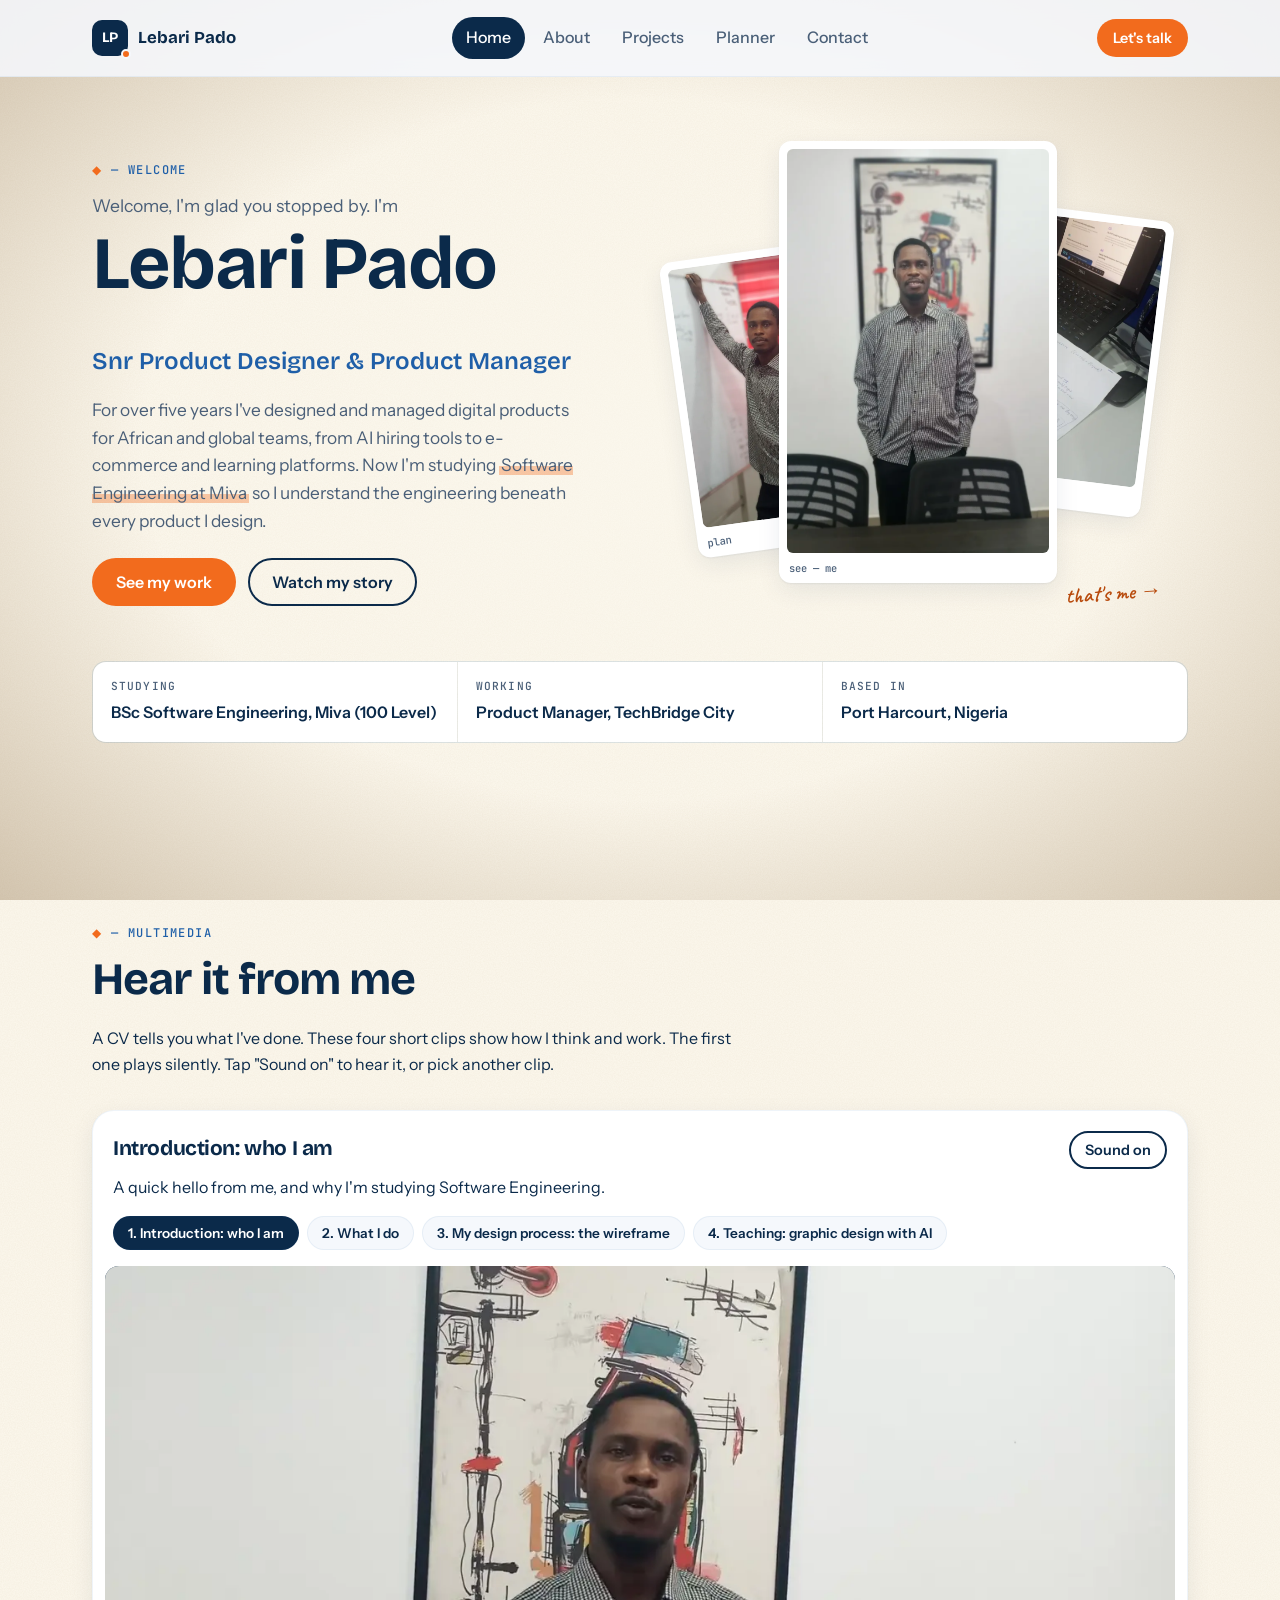
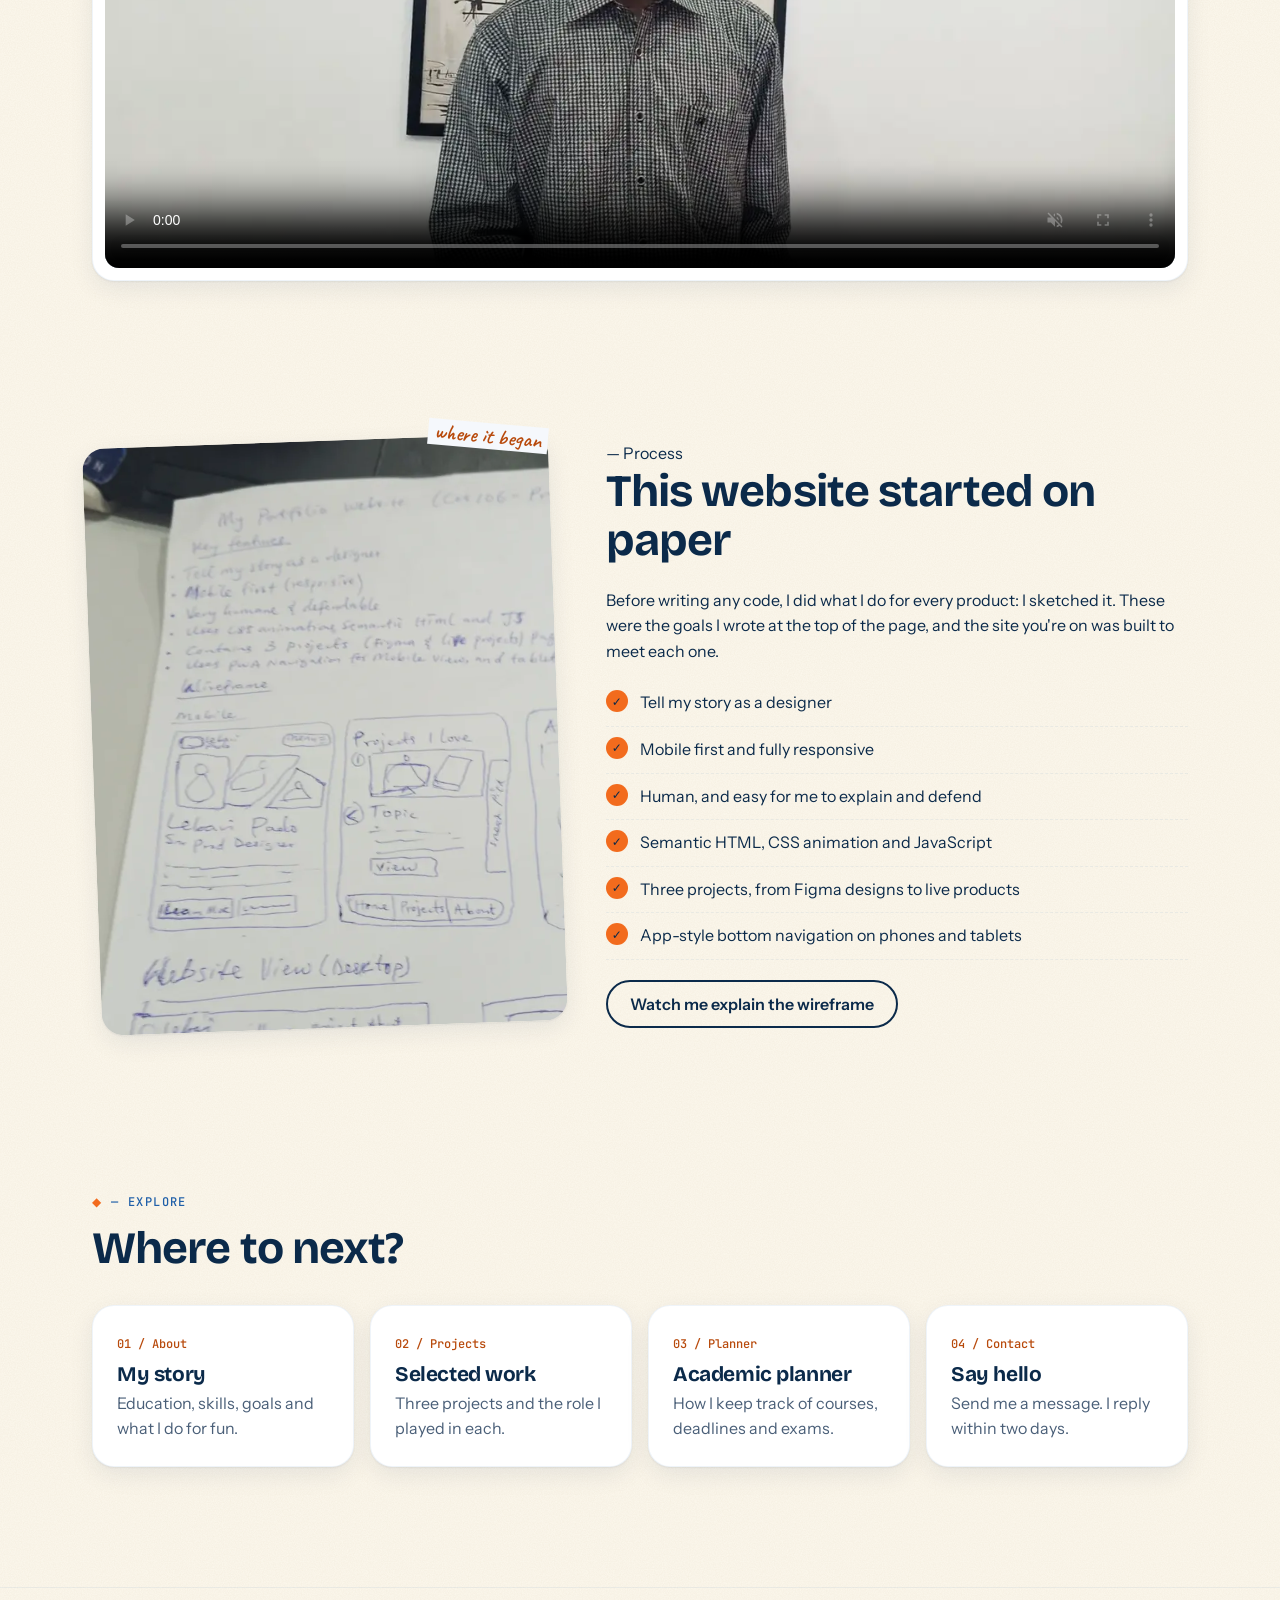
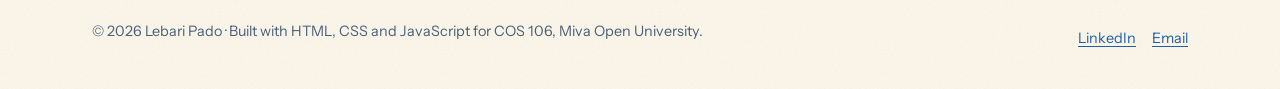
<file: index.html>
<!DOCTYPE html>
<html lang="en">
<head>
  <meta charset="UTF-8">
  <meta name="viewport" content="width=device-width, initial-scale=1.0">
  <title>Lebari Pado | Product Designer & Product Manager</title>
  <meta name="description" content="Lebari Pado is a Senior Product Designer and Product Manager in Port Harcourt, now studying Software Engineering at Miva Open University.">
  <meta name="author" content="Lebari Pado">
  <meta name="theme-color" content="#0B2A4A">
  <link rel="icon" href="assets/images/favicon.svg" type="image/svg+xml">
  <!-- One external stylesheet for the whole site -->
  <link rel="stylesheet" href="css/styles.css">
</head>
<body data-page="home">
  <a class="skip-link" href="#main">Skip to content</a>

  <header class="site-header">
    <div class="container header-inner">
      <a class="logo" href="index.html" aria-label="Lebari Pado, home">
        <span class="logo-mark">LP</span>
        <span>Lebari Pado</span>
      </a>
      <nav class="top-nav" aria-label="Main">
        <ul>
          <li><a href="index.html" data-nav="home">Home</a></li>
          <li><a href="about.html" data-nav="about">About</a></li>
          <li><a href="projects.html" data-nav="projects">Projects</a></li>
          <li><a href="planner.html" data-nav="planner">Planner</a></li>
          <li><a href="contact.html" data-nav="contact">Contact</a></li>
        </ul>
      </nav>
      <a class="btn btn-primary btn-small header-cta" href="contact.html">Let's talk</a>
    </div>
  </header>

  <main id="main">

    <!-- ===== HERO: name, photo, welcome, short bio ===== -->
    <section class="hero" aria-labelledby="hero-title">
      <div class="container hero-grid">

        <!-- Photo collage: three fanned photos, like my paper sketch -->
        <div class="collage reveal">
          <figure class="photo-left">
            <img src="assets/images/whiteboard.webp" alt="Lebari at a whiteboard, planning features with his team" width="700" height="452">
            <figcaption>plan</figcaption>
          </figure>
          <figure class="photo-main">
            <img src="assets/images/portrait-standing.webp" alt="Portrait of Lebari Pado standing in an office in front of a colourful painting" width="675" height="1200">
            <figcaption>see &mdash; me</figcaption>
          </figure>
          <figure class="photo-right">
            <img src="assets/images/sketching-laptop.webp" alt="Paper wireframe sketches beside a laptop" width="619" height="1100">
            <figcaption>sketch</figcaption>
          </figure>
          <p class="note" aria-hidden="true">that's me &rarr;</p>
        </div>

        <div class="hero-text reveal">
          <span class="spec">&mdash; Welcome</span>
          <p class="hero-welcome">Welcome, I'm glad you stopped by. I'm</p>
          <h1 id="hero-title">Lebari Pado</h1>
          <p class="hero-role">Snr Product Designer &amp; Product Manager</p>
          <p class="hero-bio">
            For over five years I've designed and managed digital products for African and global teams,
            from AI hiring tools to e-commerce and learning platforms. Now I'm studying
            <span class="mark">Software Engineering at Miva</span> so I understand the engineering
            beneath every product I design.
          </p>
          <div class="hero-actions">
            <a class="btn btn-primary" href="projects.html">See my work</a>
            <a class="btn btn-secondary" href="#story-video">Watch my story</a>
          </div>
        </div>
      </div>

      <div class="container">
        <!-- Quick facts (a description list) -->
        <dl class="now-strip reveal">
          <div><dt>Studying</dt><dd>BSc Software Engineering, Miva (100 Level)</dd></div>
          <div><dt>Working</dt><dd>Product Manager, TechBridge City</dd></div>
          <div><dt>Based in</dt><dd>Port Harcourt, Nigeria</dd></div>
        </dl>
      </div>
    </section>

    <!-- ===== VIDEO: my story in my own voice ===== -->
    <section class="section" id="story-video" aria-labelledby="video-title">
      <div class="container">
        <div class="section-head reveal">
          <span class="spec"> &mdash; Multimedia</span>
          <h2 id="video-title">Hear it from me</h2>
          <p>A CV tells you what I've done. These four short clips show how I think and work. The first one plays silently. Tap "Sound on" to hear it, or pick another clip.</p>
        </div>

                <div class="card video-card reveal">
          <div class="video-meta">
            <div class="video-head">
              <h3 id="clip-title">Introduction: who I am</h3>
              <button type="button" class="btn btn-secondary btn-small" id="sound-btn" aria-pressed="false">Sound on</button>
            </div>
            <p id="clip-desc">Loading clip details&hellip;</p>
            <!-- JavaScript (media.js) builds the clip buttons from an array -->
            <div class="video-list" id="clip-list" role="group" aria-label="Choose a video clip"></div>
          </div>
          <!-- autoplay only works when muted; media.js adds a "Sound on" button -->
          <video id="story-player" controls autoplay muted loop playsinline preload="metadata" poster="assets/images/poster-intro.webp">
            Your browser does not support HTML video. You can <a href="assets/media/intro.mp4">download the clip</a> instead.
          </video>
        </div>
      </div>
    </section>

    <!-- ===== STORY: this site started on paper ===== -->
    <section class="section" aria-labelledby="paper-title">
      <div class="container story-grid">
        <div class="story-photo reveal">
          <img src="assets/images/wireframe-paper.webp" alt="Hand-drawn wireframe of this portfolio website for mobile and desktop, with a list of key features" width="619" height="1100" loading="lazy">
          <p class="note" aria-hidden="true">where it began</p>
        </div>
        <div class="reveal"> &mdash; Process</span>
          <h2 id="paper-title">This website started on paper</h2>
          <p>
            Before writing any code, I did what I do for every product: I sketched it. These were the goals I wrote
            at the top of the page, and the site you're on was built to meet each one.
          </p>
          <ul class="story-list">
            <li>Tell my story as a designer</li>
            <li>Mobile first and fully responsive</li>
            <li>Human, and easy for me to explain and defend</li>
            <li>Semantic HTML, CSS animation and JavaScript</li>
            <li>Three projects, from Figma designs to live products</li>
            <li>App-style bottom navigation on phones and tablets</li>
          </ul>
          <a class="btn btn-secondary" href="#story-video" data-clip="2" style="margin-top:20px">Watch me explain the wireframe</a>
        </div>
      </div>
    </section>

    <!-- ===== QUICK LINKS to the other pages ===== -->
    <section class="section" aria-labelledby="explore-title">
      <div class="container">
        <div class="section-head reveal">
          <span class="spec"> &mdash; Explore</span>
          <h2 id="explore-title">Where to next?</h2>
        </div>
        <div class="quick-links">
          <a class="card quick-link reveal" href="about.html"><span>01 / About</span><h3>My story</h3><p>Education, skills, goals and what I do for fun.</p></a>
          <a class="card quick-link reveal" href="projects.html"><span>02 / Projects</span><h3>Selected work</h3><p>Three projects and the role I played in each.</p></a>
          <a class="card quick-link reveal" href="planner.html"><span>03 / Planner</span><h3>Academic planner</h3><p>How I keep track of courses, deadlines and exams.</p></a>
          <a class="card quick-link reveal" href="contact.html"><span>04 / Contact</span><h3>Say hello</h3><p>Send me a message. I reply within two days.</p></a>
        </div>
      </div>
    </section>

  </main>

  <footer class="site-footer">
    <div class="container footer-inner">
      <p>&copy; <span id="year">2026</span> Lebari Pado &middot; Built with HTML, CSS and JavaScript for COS 106, Miva Open University.</p>
      <ul class="footer-links">
        <li><a href="https://www.linkedin.com/in/lebari-pado" target="_blank" rel="noopener">LinkedIn</a></li>
        <li><a href="mailto:l.pado3522@miva.edu.ng">Email</a></li>
      </ul>
    </div>
  </footer>

  <!-- App-style bottom navigation for phones and tablets (from my paper wireframe) -->
  <nav class="tab-bar" aria-label="Main (mobile)">
    <ul>
      <li><a href="index.html" data-nav="home"><svg viewBox="0 0 24 24" fill="none" stroke="currentColor" stroke-width="2" stroke-linecap="round" stroke-linejoin="round" aria-hidden="true"><path d="M3 10.5 12 3l9 7.5V20a1 1 0 0 1-1 1h-5v-6H9v6H4a1 1 0 0 1-1-1z"/></svg><span>Home</span></a></li>
      <li><a href="about.html" data-nav="about"><svg viewBox="0 0 24 24" fill="none" stroke="currentColor" stroke-width="2" stroke-linecap="round" stroke-linejoin="round" aria-hidden="true"><circle cx="12" cy="8" r="4"/><path d="M4 21c1.5-4 4.5-6 8-6s6.5 2 8 6"/></svg><span>About</span></a></li>
      <li><a href="projects.html" data-nav="projects"><svg viewBox="0 0 24 24" fill="none" stroke="currentColor" stroke-width="2" stroke-linecap="round" stroke-linejoin="round" aria-hidden="true"><rect x="3" y="3" width="7" height="7" rx="1.5"/><rect x="14" y="3" width="7" height="7" rx="1.5"/><rect x="3" y="14" width="7" height="7" rx="1.5"/><rect x="14" y="14" width="7" height="7" rx="1.5"/></svg><span>Projects</span></a></li>
      <li><a href="planner.html" data-nav="planner"><svg viewBox="0 0 24 24" fill="none" stroke="currentColor" stroke-width="2" stroke-linecap="round" stroke-linejoin="round" aria-hidden="true"><rect x="3" y="4" width="18" height="17" rx="2"/><path d="M8 2v4M16 2v4M3 10h18M8 15l2.5 2.5L16 13"/></svg><span>Planner</span></a></li>
      <li><a href="contact.html" data-nav="contact"><svg viewBox="0 0 24 24" fill="none" stroke="currentColor" stroke-width="2" stroke-linecap="round" stroke-linejoin="round" aria-hidden="true"><rect x="3" y="5" width="18" height="14" rx="2"/><path d="m3 7 9 6 9-6"/></svg><span>Contact</span></a></li>
    </ul>
  </nav>

  <script src="js/main.js"></script>
  <script src="js/media.js"></script>
</body>
</html>
</file>
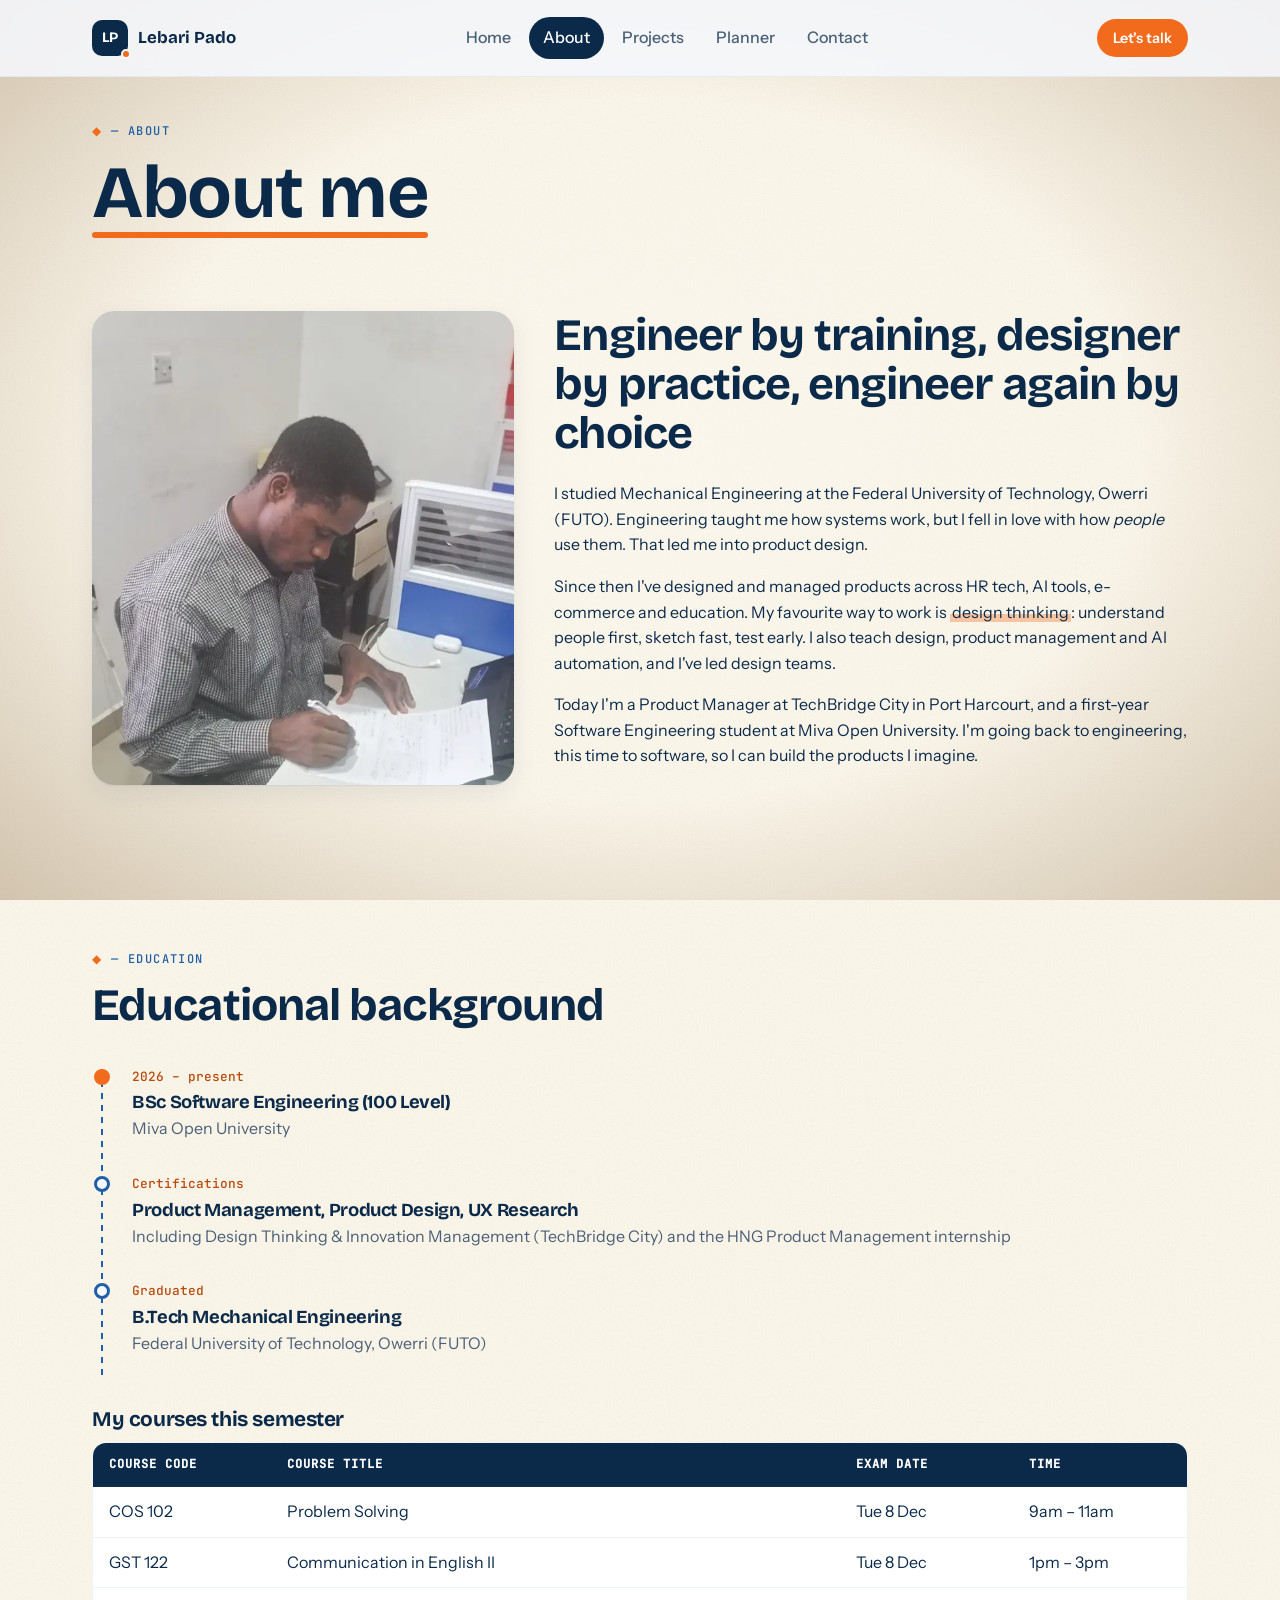
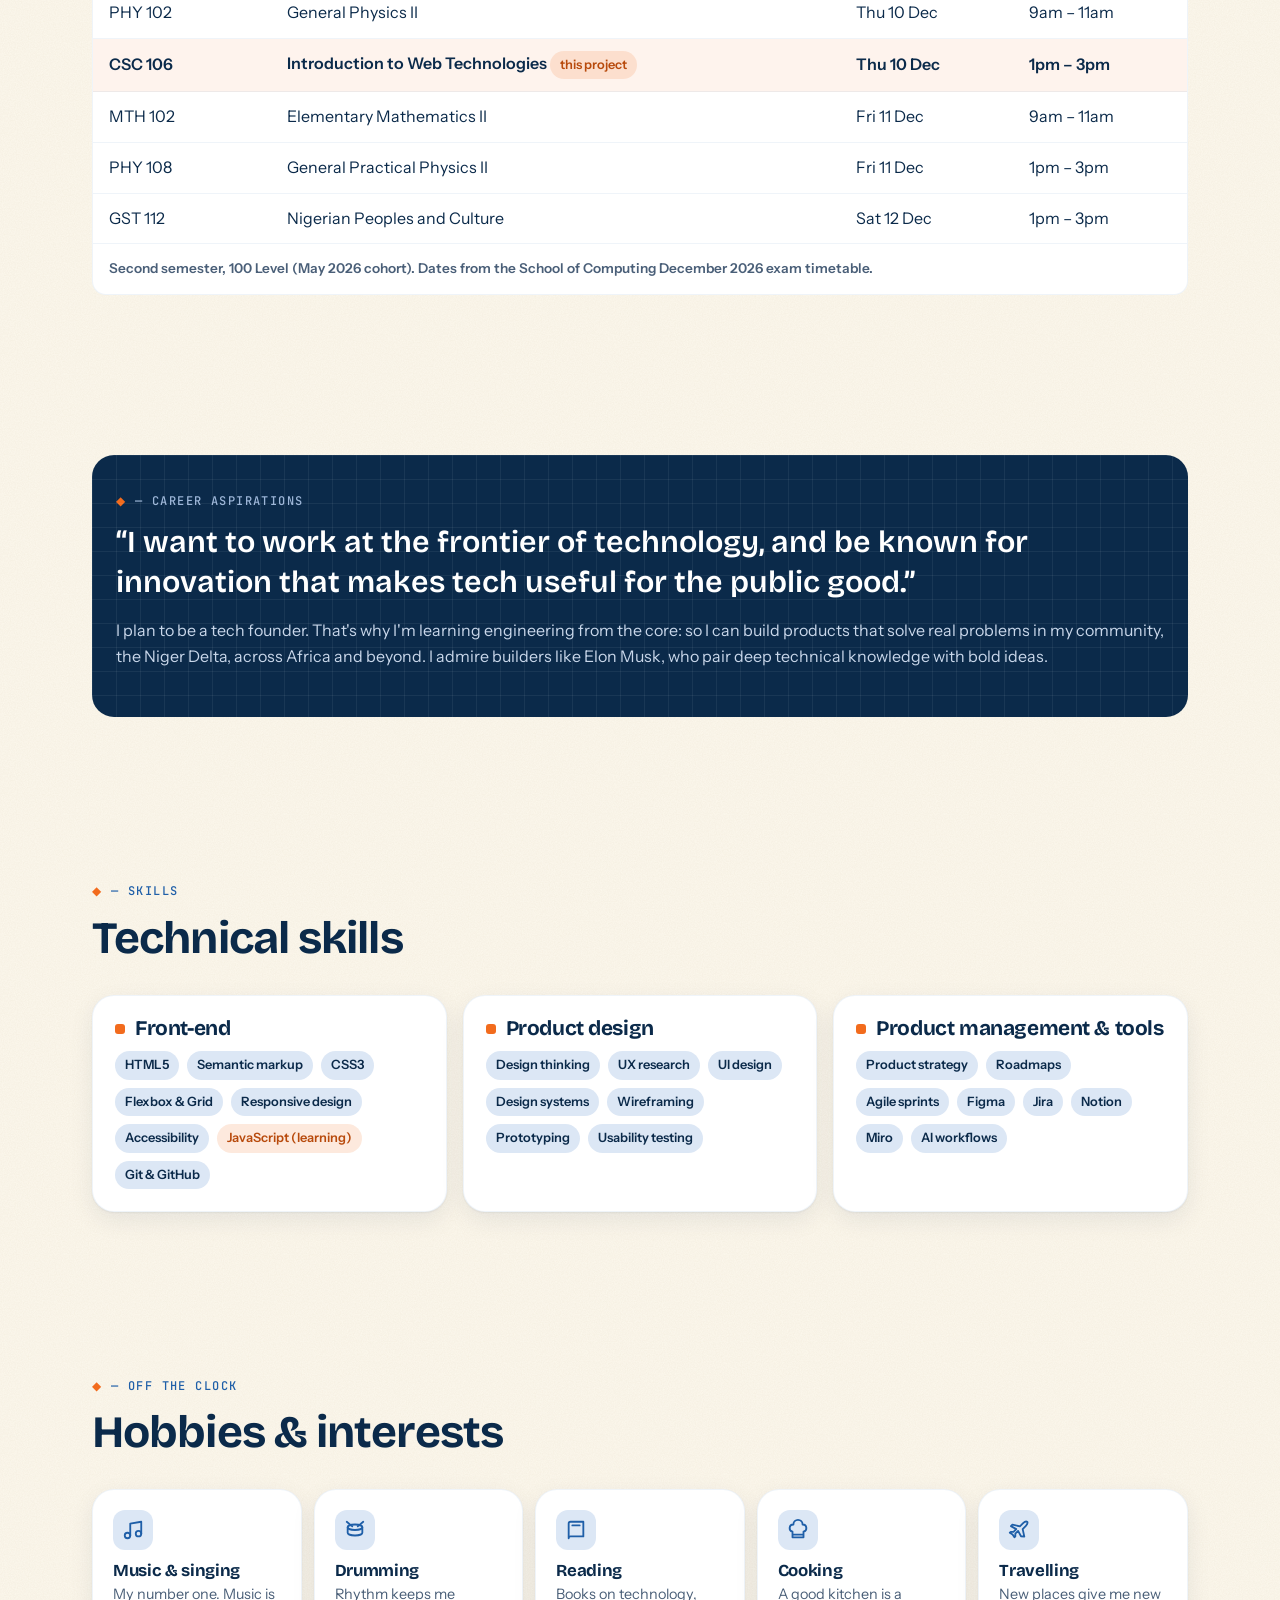
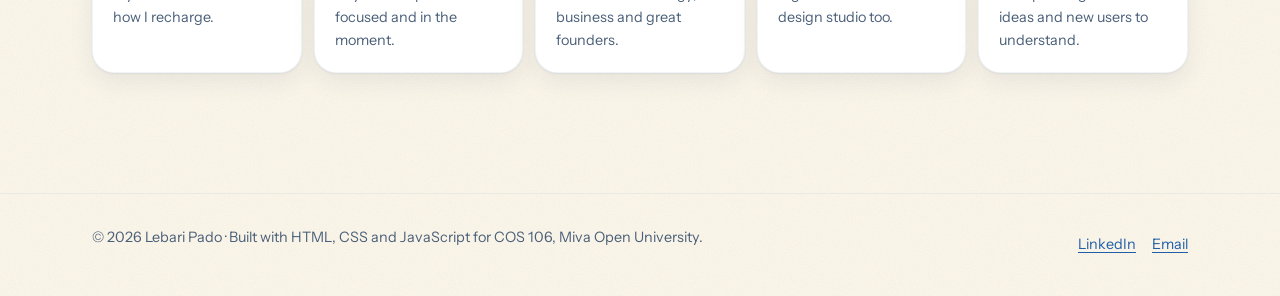
<file: about.html>
<!DOCTYPE html>
<html lang="en">
<head>
  <meta charset="UTF-8">
  <meta name="viewport" content="width=device-width, initial-scale=1.0">
  <title>About | Lebari Pado</title>
  <meta name="description" content="Education, career aspirations, skills and hobbies of Lebari Pado.">
  <meta name="author" content="Lebari Pado">
  <meta name="theme-color" content="#0B2A4A">
  <link rel="icon" href="assets/images/favicon.svg" type="image/svg+xml">
  <!-- One external stylesheet for the whole site -->
  <link rel="stylesheet" href="css/styles.css">
</head>
<body data-page="about">
  <a class="skip-link" href="#main">Skip to content</a>

  <header class="site-header">
    <div class="container header-inner">
      <a class="logo" href="index.html" aria-label="Lebari Pado, home">
        <span class="logo-mark">LP</span>
        <span>Lebari Pado</span>
      </a>
      <nav class="top-nav" aria-label="Main">
        <ul>
          <li><a href="index.html" data-nav="home">Home</a></li>
          <li><a href="about.html" data-nav="about">About</a></li>
          <li><a href="projects.html" data-nav="projects">Projects</a></li>
          <li><a href="planner.html" data-nav="planner">Planner</a></li>
          <li><a href="contact.html" data-nav="contact">Contact</a></li>
        </ul>
      </nav>
      <a class="btn btn-primary btn-small header-cta" href="contact.html">Let's talk</a>
    </div>
  </header>

  <main id="main">

    <section class="page-hero">
      <div class="container">
        <span class="spec"> &mdash; About</span>
        <h1><span class="underline-draw">About me</span></h1>
      </div>
    </section>

    <!-- ===== INTRO ===== -->
    <section class="section" aria-labelledby="intro-title" style="padding-top:24px">
      <div class="container about-intro">
        <figure class="reveal" style="margin:0">
          <img src="assets/images/writing-desk.webp" alt="Lebari writing notes at his desk" width="619" height="1100" loading="lazy">
        </figure>
        <div class="reveal">
          <h2 id="intro-title">Engineer by training, designer by practice, engineer again by choice</h2>
          <p>
            I studied Mechanical Engineering at the Federal University of Technology, Owerri (FUTO). Engineering taught me
            how systems work, but I fell in love with how <em>people</em> use them. That led me into product design.
          </p>
          <p>
            Since then I've designed and managed products across HR tech, AI tools, e-commerce and education. My favourite
            way to work is <span class="mark">design thinking</span>: understand people first, sketch fast, test early.
            I also teach design, product management and AI automation, and I've led design teams.
          </p>
          <p>
            Today I'm a Product Manager at TechBridge City in Port Harcourt, and a first-year Software Engineering student at
            Miva Open University. I'm going back to engineering, this time to software, so I can build the products I imagine.
          </p>
        </div>
      </div>
    </section>

    <!-- ===== EDUCATION ===== -->
    <section class="section" aria-labelledby="edu-title">
      <div class="container">
        <div class="section-head reveal">
          <span class="spec"> &mdash; Education</span>
          <h2 id="edu-title">Educational background</h2>
        </div>
        <ol class="timeline reveal">
          <li class="current">
            <time>2026 &ndash; present</time>
            <h3>BSc Software Engineering (100 Level)</h3>
            <p>Miva Open University</p>
          </li>
          <li>
            <time>Certifications</time>
            <h3>Product Management, Product Design, UX Research</h3>
            <p>Including Design Thinking &amp; Innovation Management (TechBridge City) and the HNG Product Management internship</p>
          </li>
          <li>
            <time>Graduated</time>
            <h3>B.Tech Mechanical Engineering</h3>
            <p>Federal University of Technology, Owerri (FUTO)</p>
          </li>
        </ol>

        <!-- Table: my current courses -->
        <h3 class="reveal" style="margin-top:24px">My courses this semester</h3>
        <div class="table-wrap reveal">
          <table>
            <caption>Second semester, 100 Level (May 2026 cohort). Dates from the School of Computing December 2026 exam timetable.</caption>
            <thead>
              <tr>
                <th scope="col">Course code</th>
                <th scope="col">Course title</th>
                <th scope="col">Exam date</th>
                <th scope="col">Time</th>
              </tr>
            </thead>
            <tbody>
              <tr><td>COS 102</td><td>Problem Solving</td><td>Tue 8 Dec</td><td>9am – 11am</td></tr>
              <tr><td>GST 122</td><td>Communication in English II</td><td>Tue 8 Dec</td><td>1pm – 3pm</td></tr>
              <tr><td>PHY 102</td><td>General Physics II</td><td>Thu 10 Dec</td><td>9am – 11am</td></tr>
              <tr class="highlight"><td>CSC 106</td><td>Introduction to Web Technologies <span class="tag tag-orange">this project</span></td><td>Thu 10 Dec</td><td>1pm – 3pm</td></tr>
              <tr><td>MTH 102</td><td>Elementary Mathematics II</td><td>Fri 11 Dec</td><td>9am – 11am</td></tr>
              <tr><td>PHY 108</td><td>General Practical Physics II</td><td>Fri 11 Dec</td><td>1pm – 3pm</td></tr>
              <tr><td>GST 112</td><td>Nigerian Peoples and Culture</td><td>Sat 12 Dec</td><td>1pm – 3pm</td></tr>
            </tbody>
          </table>
        </div>
      </div>
    </section>

    <!-- ===== CAREER ASPIRATIONS ===== -->
    <section class="section" aria-labelledby="goal-title">
      <div class="container">
        <div class="aspiration reveal">
          <span class="spec" id="goal-title"> &mdash; Career aspirations</span>
          <blockquote>
            &ldquo;I want to work at the frontier of technology, and be known for innovation that makes tech useful
            for the public good.&rdquo;
          </blockquote>
          <p>
            I plan to be a tech founder. That's why I'm learning engineering from the core: so I can build products
            that solve real problems in my community, the Niger Delta, across Africa and beyond. I admire builders like
            Elon Musk, who pair deep technical knowledge with bold ideas.
          </p>
        </div>
      </div>
    </section>

    <!-- ===== SKILLS ===== -->
    <section class="section" aria-labelledby="skills-title">
      <div class="container">
        <div class="section-head reveal">
          <span class="spec"> &mdash; Skills</span>
          <h2 id="skills-title">Technical skills</h2>
        </div>
        <div class="skills-grid">
          <article class="card skill-group reveal">
            <h3>Front-end</h3>
            <ul class="skill-list">
              <li class="tag">HTML5</li><li class="tag">Semantic markup</li><li class="tag">CSS3</li>
              <li class="tag">Flexbox &amp; Grid</li><li class="tag">Responsive design</li><li class="tag">Accessibility</li>
              <li class="tag tag-orange">JavaScript (learning)</li><li class="tag">Git &amp; GitHub</li>
            </ul>
          </article>
          <article class="card skill-group reveal">
            <h3>Product design</h3>
            <ul class="skill-list">
              <li class="tag">Design thinking</li><li class="tag">UX research</li><li class="tag">UI design</li>
              <li class="tag">Design systems</li><li class="tag">Wireframing</li><li class="tag">Prototyping</li>
              <li class="tag">Usability testing</li>
            </ul>
          </article>
          <article class="card skill-group reveal">
            <h3>Product management &amp; tools</h3>
            <ul class="skill-list">
              <li class="tag">Product strategy</li><li class="tag">Roadmaps</li><li class="tag">Agile sprints</li>
              <li class="tag">Figma</li><li class="tag">Jira</li><li class="tag">Notion</li>
              <li class="tag">Miro</li><li class="tag">AI workflows</li>
            </ul>
          </article>
        </div>
      </div>
    </section>

    <!-- ===== HOBBIES ===== -->
    <section class="section" aria-labelledby="hobby-title">
      <div class="container">
        <div class="section-head reveal">
          <span class="spec"> &mdash; Off the clock</span>
          <h2 id="hobby-title">Hobbies &amp; interests</h2>
        </div>
        <ul class="hobbies reveal">
          <li class="card">
            <span class="emoji-free-icon"><svg viewBox="0 0 24 24" fill="none" stroke="currentColor" stroke-width="2" stroke-linecap="round" stroke-linejoin="round" aria-hidden="true"><path d="M9 18V5l12-2v13"/><circle cx="6" cy="18" r="3"/><circle cx="18" cy="16" r="3"/></svg></span>
            <h3>Music &amp; singing</h3>
            <p>My number one. Music is how I recharge.</p>
          </li>
          <li class="card">
            <span class="emoji-free-icon"><svg viewBox="0 0 24 24" fill="none" stroke="currentColor" stroke-width="2" stroke-linecap="round" stroke-linejoin="round" aria-hidden="true"><ellipse cx="12" cy="9" rx="8" ry="3"/><path d="M4 9v6c0 1.7 3.6 3 8 3s8-1.3 8-3V9M3 3l6 5M21 3l-6 5"/></svg></span>
            <h3>Drumming</h3>
            <p>Rhythm keeps me focused and in the moment.</p>
          </li>
          <li class="card">
            <span class="emoji-free-icon"><svg viewBox="0 0 24 24" fill="none" stroke="currentColor" stroke-width="2" stroke-linecap="round" stroke-linejoin="round" aria-hidden="true"><path d="M4 19.5V5a2 2 0 0 1 2-2h14v16H6a2 2 0 0 0-2 2zM8 7h8"/></svg></span>
            <h3>Reading</h3>
            <p>Books on technology, business and great founders.</p>
          </li>
          <li class="card">
            <span class="emoji-free-icon"><svg viewBox="0 0 24 24" fill="none" stroke="currentColor" stroke-width="2" stroke-linecap="round" stroke-linejoin="round" aria-hidden="true"><path d="M6 13.9A4 4 0 0 1 7 6a5 5 0 0 1 10 0 4 4 0 0 1 1 7.9V20H6zM6 17h12"/></svg></span>
            <h3>Cooking</h3>
            <p>A good kitchen is a design studio too.</p>
          </li>
          <li class="card">
            <span class="emoji-free-icon"><svg viewBox="0 0 24 24" fill="none" stroke="currentColor" stroke-width="2" stroke-linecap="round" stroke-linejoin="round" aria-hidden="true"><path d="M17.8 19.2 16 11l3.5-3.5c1.5-1.5 2-3.5 1.5-4.5-1-.5-3 0-4.5 1.5L13 8 4.8 6.2l-1.6 1.6L9 11l-3 3H3l-1 1 3 2 2 3 1-1v-3l3-3 3.2 5.8z"/></svg></span>
            <h3>Travelling</h3>
            <p>New places give me new ideas and new users to understand.</p>
          </li>
        </ul>
      </div>
    </section>

  </main>

  <footer class="site-footer">
    <div class="container footer-inner">
      <p>&copy; <span id="year">2026</span> Lebari Pado &middot; Built with HTML, CSS and JavaScript for COS 106, Miva Open University.</p>
      <ul class="footer-links">
        <li><a href="https://www.linkedin.com/in/lebari-pado" target="_blank" rel="noopener">LinkedIn</a></li>
        <li><a href="mailto:l.pado3522@miva.edu.ng">Email</a></li>
      </ul>
    </div>
  </footer>

  <!-- App-style bottom navigation for phones and tablets (from my paper wireframe) -->
  <nav class="tab-bar" aria-label="Main (mobile)">
    <ul>
      <li><a href="index.html" data-nav="home"><svg viewBox="0 0 24 24" fill="none" stroke="currentColor" stroke-width="2" stroke-linecap="round" stroke-linejoin="round" aria-hidden="true"><path d="M3 10.5 12 3l9 7.5V20a1 1 0 0 1-1 1h-5v-6H9v6H4a1 1 0 0 1-1-1z"/></svg><span>Home</span></a></li>
      <li><a href="about.html" data-nav="about"><svg viewBox="0 0 24 24" fill="none" stroke="currentColor" stroke-width="2" stroke-linecap="round" stroke-linejoin="round" aria-hidden="true"><circle cx="12" cy="8" r="4"/><path d="M4 21c1.5-4 4.5-6 8-6s6.5 2 8 6"/></svg><span>About</span></a></li>
      <li><a href="projects.html" data-nav="projects"><svg viewBox="0 0 24 24" fill="none" stroke="currentColor" stroke-width="2" stroke-linecap="round" stroke-linejoin="round" aria-hidden="true"><rect x="3" y="3" width="7" height="7" rx="1.5"/><rect x="14" y="3" width="7" height="7" rx="1.5"/><rect x="3" y="14" width="7" height="7" rx="1.5"/><rect x="14" y="14" width="7" height="7" rx="1.5"/></svg><span>Projects</span></a></li>
      <li><a href="planner.html" data-nav="planner"><svg viewBox="0 0 24 24" fill="none" stroke="currentColor" stroke-width="2" stroke-linecap="round" stroke-linejoin="round" aria-hidden="true"><rect x="3" y="4" width="18" height="17" rx="2"/><path d="M8 2v4M16 2v4M3 10h18M8 15l2.5 2.5L16 13"/></svg><span>Planner</span></a></li>
      <li><a href="contact.html" data-nav="contact"><svg viewBox="0 0 24 24" fill="none" stroke="currentColor" stroke-width="2" stroke-linecap="round" stroke-linejoin="round" aria-hidden="true"><rect x="3" y="5" width="18" height="14" rx="2"/><path d="m3 7 9 6 9-6"/></svg><span>Contact</span></a></li>
    </ul>
  </nav>

  <script src="js/main.js"></script>
</body>
</html>
</file>
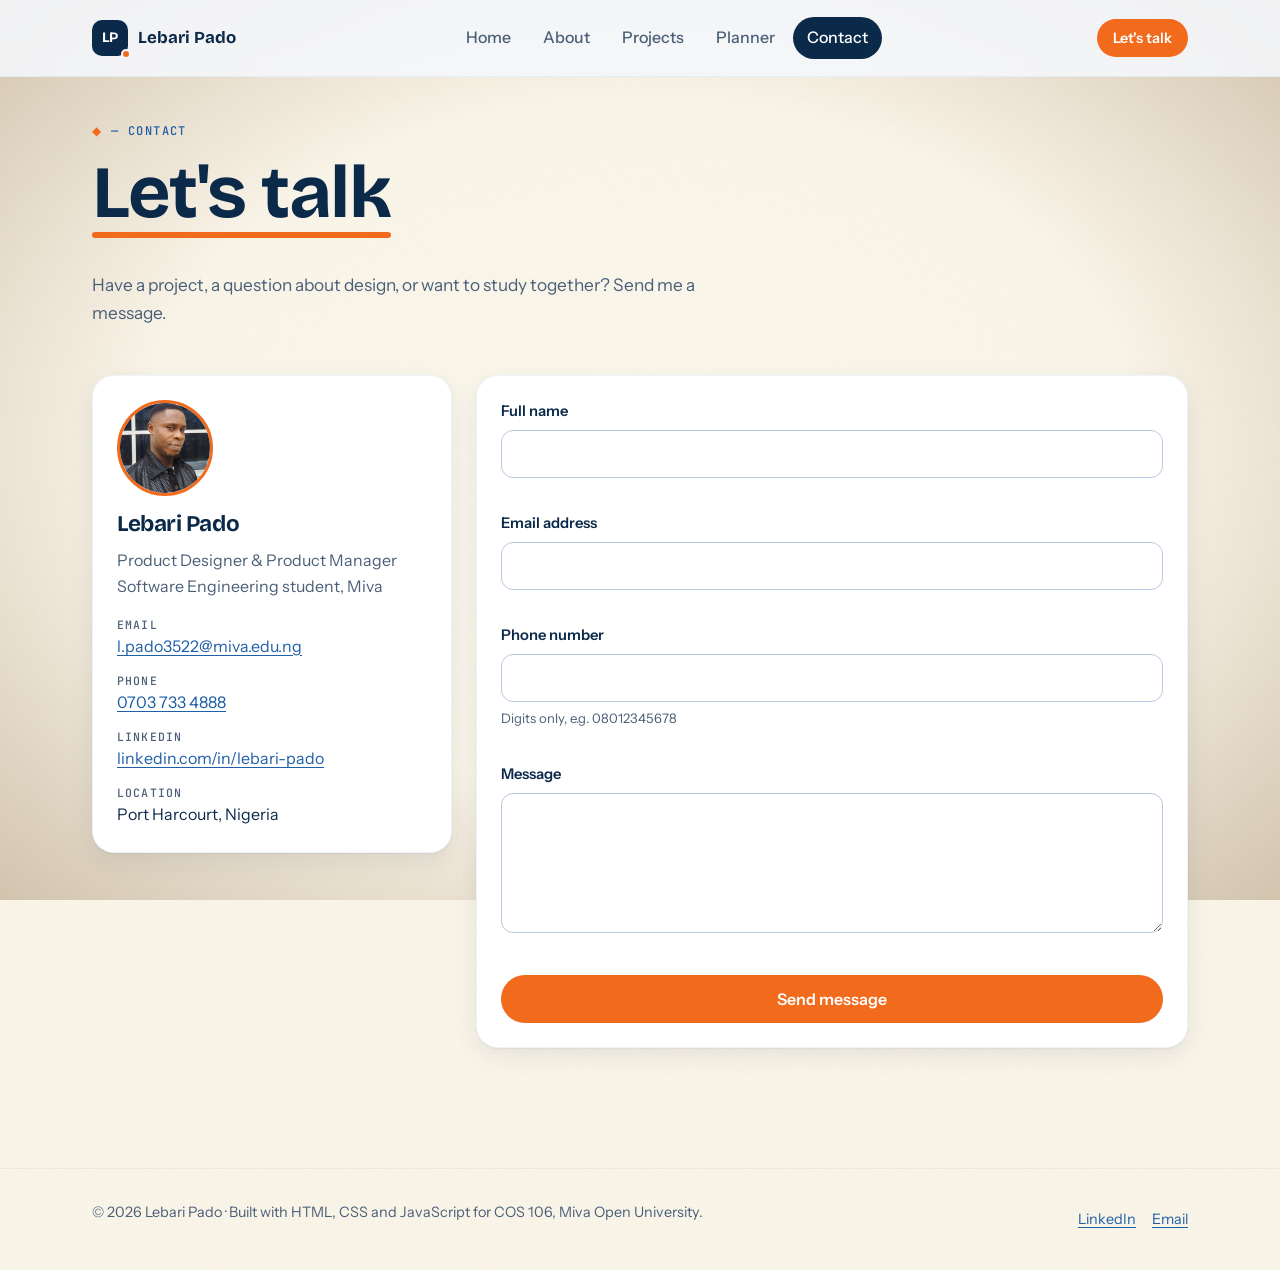
<file: contact.html>
<!DOCTYPE html>
<html lang="en">
<head>
  <meta charset="UTF-8">
  <meta name="viewport" content="width=device-width, initial-scale=1.0">
  <title>Contact | Lebari Pado</title>
  <meta name="description" content="Send Lebari Pado a message.">
  <meta name="author" content="Lebari Pado">
  <meta name="theme-color" content="#0B2A4A">
  <link rel="icon" href="assets/images/favicon.svg" type="image/svg+xml">
  <!-- One external stylesheet for the whole site -->
  <link rel="stylesheet" href="css/styles.css">
</head>
<body data-page="contact">
  <a class="skip-link" href="#main">Skip to content</a>

  <header class="site-header">
    <div class="container header-inner">
      <a class="logo" href="index.html" aria-label="Lebari Pado, home">
        <span class="logo-mark">LP</span>
        <span>Lebari Pado</span>
      </a>
      <nav class="top-nav" aria-label="Main">
        <ul>
          <li><a href="index.html" data-nav="home">Home</a></li>
          <li><a href="about.html" data-nav="about">About</a></li>
          <li><a href="projects.html" data-nav="projects">Projects</a></li>
          <li><a href="planner.html" data-nav="planner">Planner</a></li>
          <li><a href="contact.html" data-nav="contact">Contact</a></li>
        </ul>
      </nav>
      <a class="btn btn-primary btn-small header-cta" href="contact.html">Let's talk</a>
    </div>
  </header>

  <main id="main">

    <section class="page-hero">
      <div class="container">
        <span class="spec">&mdash; Contact</span>
        <h1><span class="underline-draw">Let's talk</span></h1>
        <p>Have a project, a question about design, or want to study together? Send me a message.</p>
      </div>
    </section>

    <section class="section" style="padding-top:16px" aria-label="Contact">
      <div class="container contact-layout">

        <aside class="card contact-card reveal">
          <img src="assets/images/headshot.webp" alt="Headshot of Lebari Pado" width="96" height="96">
          <h2 style="font-size:1.4rem">Lebari Pado</h2>
          <p style="color:var(--muted);margin:0">Product Designer &amp; Product Manager<br>Software Engineering student, Miva</p>
          <ul class="contact-list">
            <li><span>Email</span><a href="mailto:l.pado3522@miva.edu.ng">l.pado3522@miva.edu.ng</a></li>
            <li><span>Phone</span><a href="tel:+2347037334888">0703 733 4888</a></li>
            <li><span>LinkedIn</span><a href="https://www.linkedin.com/in/lebari-pado" target="_blank" rel="noopener">linkedin.com/in/lebari-pado</a></li>
            <li><span>Location</span>Port Harcourt, Nigeria</li>
          </ul>
        </aside>

        <!-- novalidate turns off the browser's own checks so contact.js does the validation -->
        <form class="card contact-form" id="contact-form" novalidate>
          <div class="field">
            <label for="name">Full name</label>
            <input type="text" id="name" name="name" autocomplete="name">
            <p class="error-msg" id="name-error" aria-live="polite"></p>
          </div>

          <div class="field">
            <label for="email">Email address</label>
            <input type="email" id="email" name="email" autocomplete="email">
            <p class="error-msg" id="email-error" aria-live="polite"></p>
          </div>

          <div class="field">
            <label for="phone">Phone number</label>
            <input type="tel" id="phone" name="phone" inputmode="numeric" autocomplete="tel">
            <p class="field-hint">Digits only, e.g. 08012345678</p>
            <p class="error-msg" id="phone-error" aria-live="polite"></p>
          </div>

          <div class="field">
            <label for="message">Message</label>
            <textarea id="message" name="message"></textarea>
            <p class="error-msg" id="message-error" aria-live="polite"></p>
          </div>

          <button type="submit" class="btn btn-primary">Send message</button>
          <div class="form-success" id="form-success" role="status"></div>
        </form>
      </div>
    </section>

  </main>

  <footer class="site-footer">
    <div class="container footer-inner">
      <p>&copy; <span id="year">2026</span> Lebari Pado &middot; Built with HTML, CSS and JavaScript for COS 106, Miva Open University.</p>
      <ul class="footer-links">
        <li><a href="https://www.linkedin.com/in/lebari-pado" target="_blank" rel="noopener">LinkedIn</a></li>
        <li><a href="mailto:l.pado3522@miva.edu.ng">Email</a></li>
      </ul>
    </div>
  </footer>

  <!-- App-style bottom navigation for phones and tablets (from my paper wireframe) -->
  <nav class="tab-bar" aria-label="Main (mobile)">
    <ul>
      <li><a href="index.html" data-nav="home"><svg viewBox="0 0 24 24" fill="none" stroke="currentColor" stroke-width="2" stroke-linecap="round" stroke-linejoin="round" aria-hidden="true"><path d="M3 10.5 12 3l9 7.5V20a1 1 0 0 1-1 1h-5v-6H9v6H4a1 1 0 0 1-1-1z"/></svg><span>Home</span></a></li>
      <li><a href="about.html" data-nav="about"><svg viewBox="0 0 24 24" fill="none" stroke="currentColor" stroke-width="2" stroke-linecap="round" stroke-linejoin="round" aria-hidden="true"><circle cx="12" cy="8" r="4"/><path d="M4 21c1.5-4 4.5-6 8-6s6.5 2 8 6"/></svg><span>About</span></a></li>
      <li><a href="projects.html" data-nav="projects"><svg viewBox="0 0 24 24" fill="none" stroke="currentColor" stroke-width="2" stroke-linecap="round" stroke-linejoin="round" aria-hidden="true"><rect x="3" y="3" width="7" height="7" rx="1.5"/><rect x="14" y="3" width="7" height="7" rx="1.5"/><rect x="3" y="14" width="7" height="7" rx="1.5"/><rect x="14" y="14" width="7" height="7" rx="1.5"/></svg><span>Projects</span></a></li>
      <li><a href="planner.html" data-nav="planner"><svg viewBox="0 0 24 24" fill="none" stroke="currentColor" stroke-width="2" stroke-linecap="round" stroke-linejoin="round" aria-hidden="true"><rect x="3" y="4" width="18" height="17" rx="2"/><path d="M8 2v4M16 2v4M3 10h18M8 15l2.5 2.5L16 13"/></svg><span>Planner</span></a></li>
      <li><a href="contact.html" data-nav="contact"><svg viewBox="0 0 24 24" fill="none" stroke="currentColor" stroke-width="2" stroke-linecap="round" stroke-linejoin="round" aria-hidden="true"><rect x="3" y="5" width="18" height="14" rx="2"/><path d="m3 7 9 6 9-6"/></svg><span>Contact</span></a></li>
    </ul>
  </nav>

  <script src="js/main.js"></script>
  <script src="js/contact.js"></script>
</body>
</html>
</file>
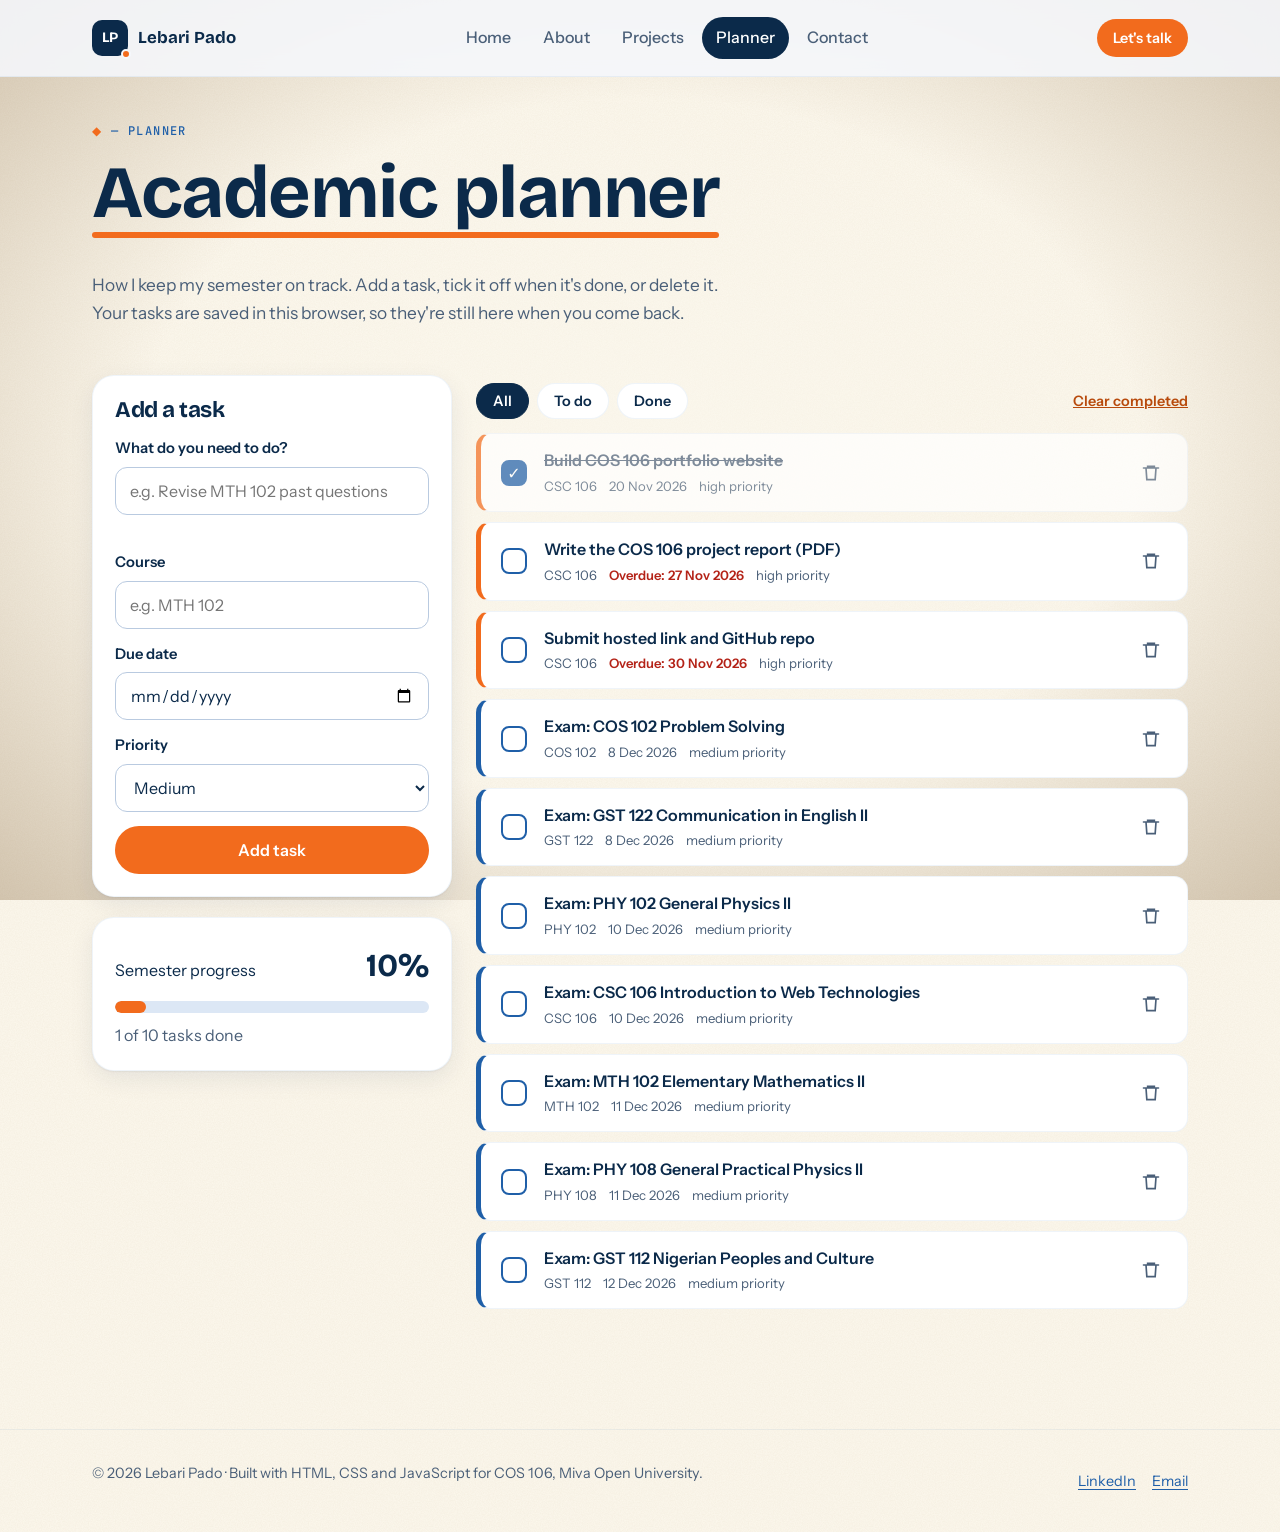
<file: planner.html>
<!DOCTYPE html>
<html lang="en">
<head>
  <meta charset="UTF-8">
  <meta name="viewport" content="width=device-width, initial-scale=1.0">
  <title>Academic Planner | Lebari Pado</title>
  <meta name="description" content="An interactive academic planner: add tasks, mark them complete and delete them.">
  <meta name="author" content="Lebari Pado">
  <meta name="theme-color" content="#0B2A4A">
  <link rel="icon" href="assets/images/favicon.svg" type="image/svg+xml">
  <!-- One external stylesheet for the whole site -->
  <link rel="stylesheet" href="css/styles.css">
</head>
<body data-page="planner">
  <a class="skip-link" href="#main">Skip to content</a>

  <header class="site-header">
    <div class="container header-inner">
      <a class="logo" href="index.html" aria-label="Lebari Pado, home">
        <span class="logo-mark">LP</span>
        <span>Lebari Pado</span>
      </a>
      <nav class="top-nav" aria-label="Main">
        <ul>
          <li><a href="index.html" data-nav="home">Home</a></li>
          <li><a href="about.html" data-nav="about">About</a></li>
          <li><a href="projects.html" data-nav="projects">Projects</a></li>
          <li><a href="planner.html" data-nav="planner">Planner</a></li>
          <li><a href="contact.html" data-nav="contact">Contact</a></li>
        </ul>
      </nav>
      <a class="btn btn-primary btn-small header-cta" href="contact.html">Let's talk</a>
    </div>
  </header>

  <main id="main">

    <section class="page-hero">
      <div class="container">
        <span class="spec">&mdash; Planner</span>
        <h1><span class="underline-draw">Academic planner</span></h1>
        <p>How I keep my semester on track. Add a task, tick it off when it's done, or delete it. Your tasks are saved in this browser, so they're still here when you come back.</p>
      </div>
    </section>

    <section class="section" style="padding-top:16px" aria-label="Planner">
      <div class="container planner-layout">

        <!-- LEFT: add-task form + progress -->
        <div class="planner-side">
          <form class="card task-form" id="task-form" novalidate>
            <h2 style="font-size:1.4rem;margin:0">Add a task</h2>

            <div>
              <label for="task-title">What do you need to do?</label>
              <input type="text" id="task-title" placeholder="e.g. Revise MTH 102 past questions" maxlength="80" required>
              <p class="error-msg" id="task-error" aria-live="polite"></p>
            </div>

            <div class="form-row">
              <div>
                <label for="task-course">Course</label>
                <input type="text" id="task-course" list="course-list" placeholder="e.g. MTH 102" maxlength="12">
                <datalist id="course-list">
                  <option value="COS 102">
                  <option value="GST 122">
                  <option value="PHY 102">
                  <option value="CSC 106">
                  <option value="MTH 102">
                  <option value="PHY 108">
                  <option value="GST 112">
                  <option value="General">
                </datalist>
              </div>
              <div>
                <label for="task-date">Due date</label>
                <input type="date" id="task-date">
              </div>
            </div>

            <div>
              <label for="task-priority">Priority</label>
              <select id="task-priority">
                <option value="high">High</option>
                <option value="medium" selected>Medium</option>
                <option value="low">Low</option>
              </select>
            </div>

            <button type="submit" class="btn btn-primary">Add task</button>
          </form>

          <div class="card progress-card" aria-live="polite">
            <div class="progress-numbers">
              <span>Semester progress</span>
              <strong id="progress-percent">0%</strong>
            </div>
            <div class="progress-track"><div class="progress-fill" id="progress-fill"></div></div>
            <p style="margin:10px 0 0;color:var(--muted)" id="progress-text">0 of 0 tasks done</p>
          </div>
        </div>

        <!-- RIGHT: the task list -->
        <div>
          <div class="task-toolbar">
            <div class="filter-bar" style="margin:0" role="group" aria-label="Show tasks">
              <button class="filter-btn active" type="button" data-show="all">All</button>
              <button class="filter-btn" type="button" data-show="active">To do</button>
              <button class="filter-btn" type="button" data-show="done">Done</button>
            </div>
            <button class="link-btn" type="button" id="clear-done">Clear completed</button>
          </div>

          <!-- planner.js draws every task inside this list -->
          <ul class="task-list" id="task-list" aria-label="Tasks"></ul>
          <p class="card empty-state" id="empty-state" hidden>Nothing here yet. Add your first task.</p>
        </div>
      </div>
    </section>

  </main>

  <footer class="site-footer">
    <div class="container footer-inner">
      <p>&copy; <span id="year">2026</span> Lebari Pado &middot; Built with HTML, CSS and JavaScript for COS 106, Miva Open University.</p>
      <ul class="footer-links">
        <li><a href="https://www.linkedin.com/in/lebari-pado" target="_blank" rel="noopener">LinkedIn</a></li>
        <li><a href="mailto:l.pado3522@miva.edu.ng">Email</a></li>
      </ul>
    </div>
  </footer>

  <!-- App-style bottom navigation for phones and tablets (from my paper wireframe) -->
  <nav class="tab-bar" aria-label="Main (mobile)">
    <ul>
      <li><a href="index.html" data-nav="home"><svg viewBox="0 0 24 24" fill="none" stroke="currentColor" stroke-width="2" stroke-linecap="round" stroke-linejoin="round" aria-hidden="true"><path d="M3 10.5 12 3l9 7.5V20a1 1 0 0 1-1 1h-5v-6H9v6H4a1 1 0 0 1-1-1z"/></svg><span>Home</span></a></li>
      <li><a href="about.html" data-nav="about"><svg viewBox="0 0 24 24" fill="none" stroke="currentColor" stroke-width="2" stroke-linecap="round" stroke-linejoin="round" aria-hidden="true"><circle cx="12" cy="8" r="4"/><path d="M4 21c1.5-4 4.5-6 8-6s6.5 2 8 6"/></svg><span>About</span></a></li>
      <li><a href="projects.html" data-nav="projects"><svg viewBox="0 0 24 24" fill="none" stroke="currentColor" stroke-width="2" stroke-linecap="round" stroke-linejoin="round" aria-hidden="true"><rect x="3" y="3" width="7" height="7" rx="1.5"/><rect x="14" y="3" width="7" height="7" rx="1.5"/><rect x="3" y="14" width="7" height="7" rx="1.5"/><rect x="14" y="14" width="7" height="7" rx="1.5"/></svg><span>Projects</span></a></li>
      <li><a href="planner.html" data-nav="planner"><svg viewBox="0 0 24 24" fill="none" stroke="currentColor" stroke-width="2" stroke-linecap="round" stroke-linejoin="round" aria-hidden="true"><rect x="3" y="4" width="18" height="17" rx="2"/><path d="M8 2v4M16 2v4M3 10h18M8 15l2.5 2.5L16 13"/></svg><span>Planner</span></a></li>
      <li><a href="contact.html" data-nav="contact"><svg viewBox="0 0 24 24" fill="none" stroke="currentColor" stroke-width="2" stroke-linecap="round" stroke-linejoin="round" aria-hidden="true"><rect x="3" y="5" width="18" height="14" rx="2"/><path d="m3 7 9 6 9-6"/></svg><span>Contact</span></a></li>
    </ul>
  </nav>

  <script src="js/main.js"></script>
  <script src="js/planner.js"></script>
</body>
</html>
</file>
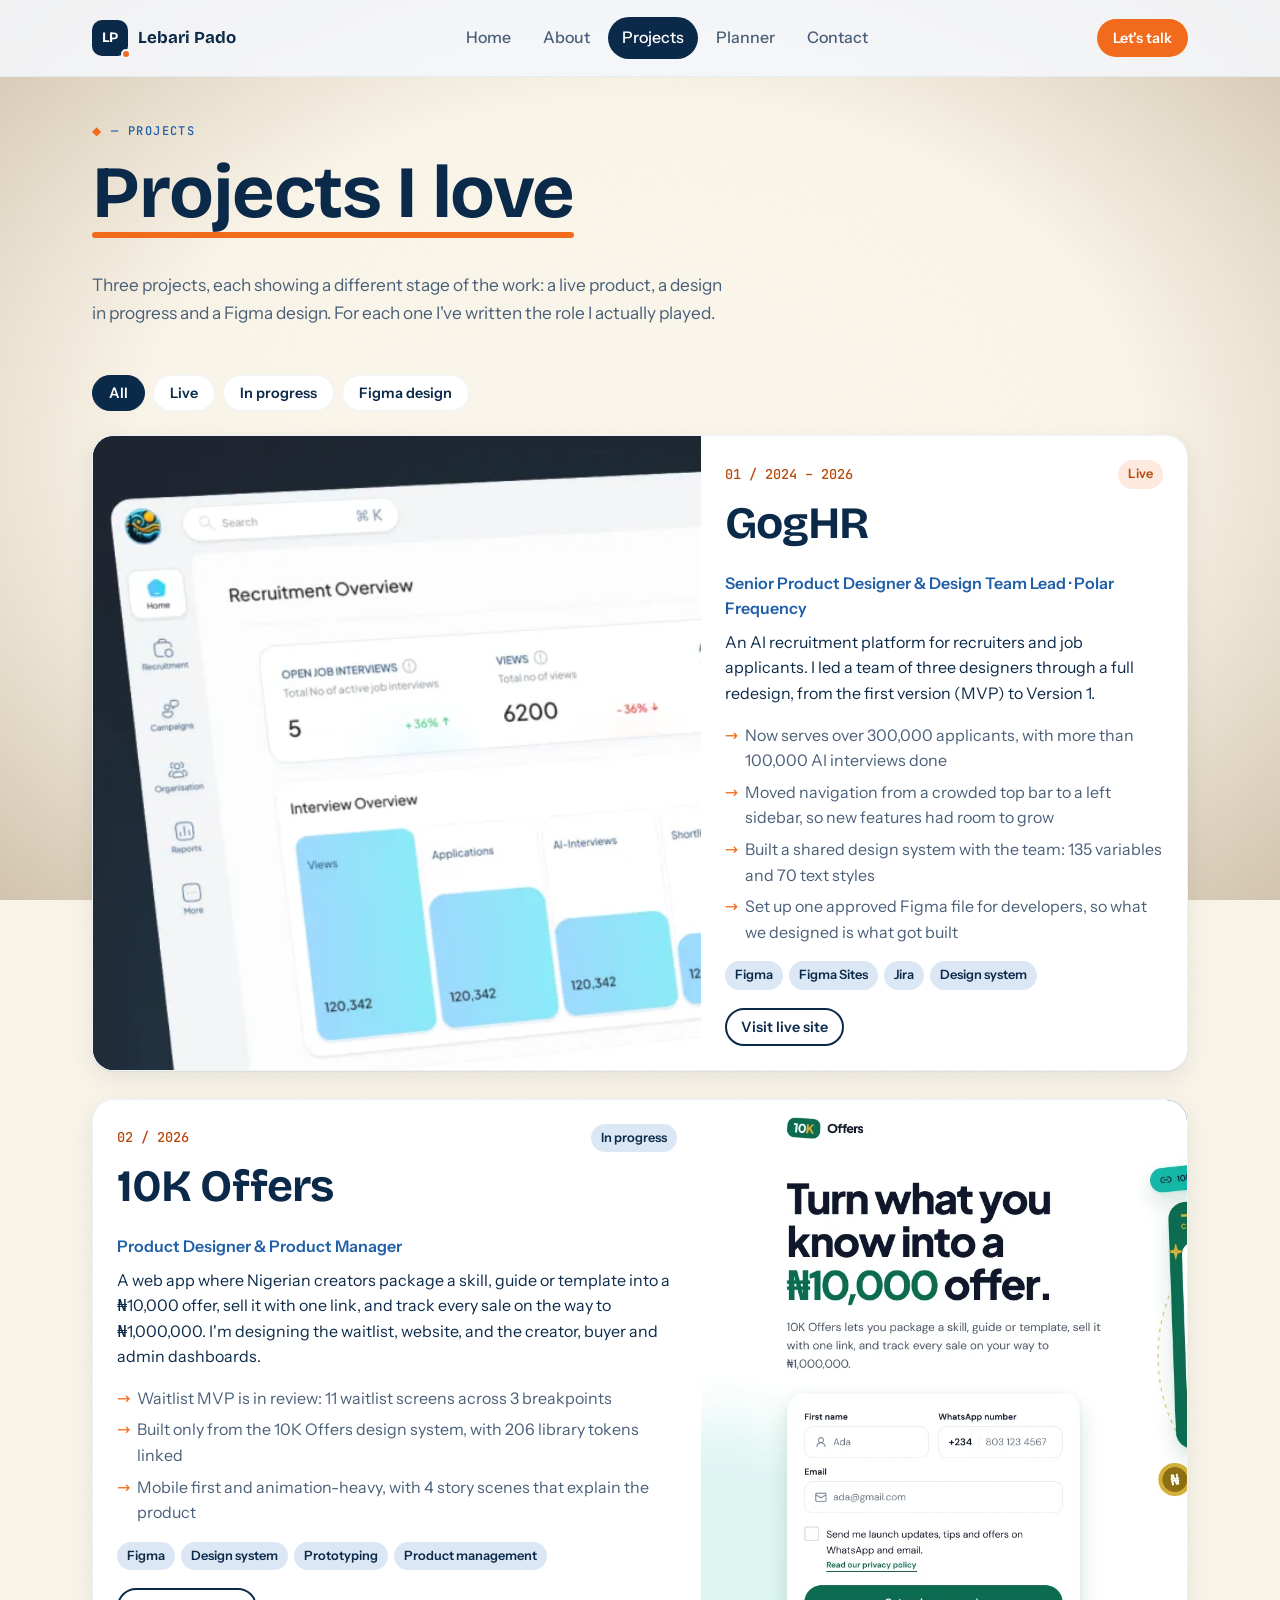
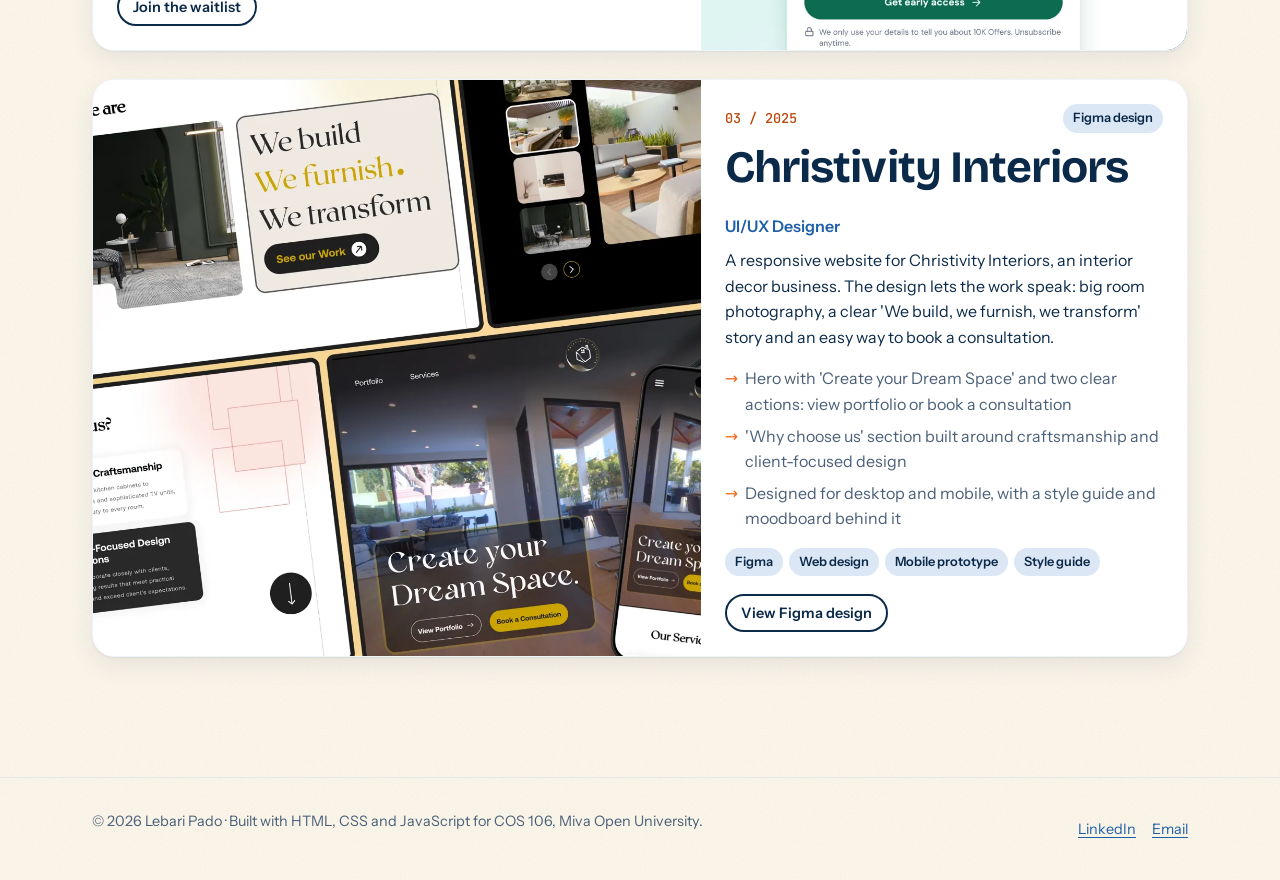
<file: projects.html>
<!DOCTYPE html>
<html lang="en">
<head>
  <meta charset="UTF-8">
  <meta name="viewport" content="width=device-width, initial-scale=1.0">
  <title>Projects | Lebari Pado</title>
  <meta name="description" content="Selected product design projects by Lebari Pado: GogHR, 10koffers and Christivity Interiors.">
  <meta name="author" content="Lebari Pado">
  <meta name="theme-color" content="#0B2A4A">
  <link rel="icon" href="assets/images/favicon.svg" type="image/svg+xml">
  <!-- One external stylesheet for the whole site -->
  <link rel="stylesheet" href="css/styles.css">
</head>
<body data-page="projects">
  <a class="skip-link" href="#main">Skip to content</a>

  <header class="site-header">
    <div class="container header-inner">
      <a class="logo" href="index.html" aria-label="Lebari Pado, home">
        <span class="logo-mark">LP</span>
        <span>Lebari Pado</span>
      </a>
      <nav class="top-nav" aria-label="Main">
        <ul>
          <li><a href="index.html" data-nav="home">Home</a></li>
          <li><a href="about.html" data-nav="about">About</a></li>
          <li><a href="projects.html" data-nav="projects">Projects</a></li>
          <li><a href="planner.html" data-nav="planner">Planner</a></li>
          <li><a href="contact.html" data-nav="contact">Contact</a></li>
        </ul>
      </nav>
      <a class="btn btn-primary btn-small header-cta" href="contact.html">Let's talk</a>
    </div>
  </header>

  <main id="main">

    <section class="page-hero">
      <div class="container">
        <span class="spec">&mdash; Projects</span>
        <h1><span class="underline-draw">Projects I love</span></h1>
        <p>Three projects, each showing a different stage of the work: a live product, a design in progress and a Figma design. For each one I've written the role I actually played.</p>
      </div>
    </section>

    <section class="section" style="padding-top:16px" aria-label="Project list">
      <div class="container">
        <!-- Filter buttons: projects.js listens for clicks on these -->
        <div class="filter-bar" role="group" aria-label="Filter projects by status">
          <button class="filter-btn active" type="button" data-filter="all">All</button>
          <button class="filter-btn" type="button" data-filter="Live">Live</button>
          <button class="filter-btn" type="button" data-filter="In progress">In progress</button>
          <button class="filter-btn" type="button" data-filter="Figma design">Figma design</button>
        </div>

        <p class="visually-hidden" id="project-count" aria-live="polite"></p>

        <!-- projects.js fills this list from the "projects" array -->
        <div class="project-list" id="project-list">
          <noscript><p class="card empty-state">Please turn on JavaScript to see my projects.</p></noscript>
        </div>
      </div>
    </section>

  </main>

  <footer class="site-footer">
    <div class="container footer-inner">
      <p>&copy; <span id="year">2026</span> Lebari Pado &middot; Built with HTML, CSS and JavaScript for COS 106, Miva Open University.</p>
      <ul class="footer-links">
        <li><a href="https://www.linkedin.com/in/lebari-pado" target="_blank" rel="noopener">LinkedIn</a></li>
        <li><a href="mailto:l.pado3522@miva.edu.ng">Email</a></li>
      </ul>
    </div>
  </footer>

  <!-- App-style bottom navigation for phones and tablets (from my paper wireframe) -->
  <nav class="tab-bar" aria-label="Main (mobile)">
    <ul>
      <li><a href="index.html" data-nav="home"><svg viewBox="0 0 24 24" fill="none" stroke="currentColor" stroke-width="2" stroke-linecap="round" stroke-linejoin="round" aria-hidden="true"><path d="M3 10.5 12 3l9 7.5V20a1 1 0 0 1-1 1h-5v-6H9v6H4a1 1 0 0 1-1-1z"/></svg><span>Home</span></a></li>
      <li><a href="about.html" data-nav="about"><svg viewBox="0 0 24 24" fill="none" stroke="currentColor" stroke-width="2" stroke-linecap="round" stroke-linejoin="round" aria-hidden="true"><circle cx="12" cy="8" r="4"/><path d="M4 21c1.5-4 4.5-6 8-6s6.5 2 8 6"/></svg><span>About</span></a></li>
      <li><a href="projects.html" data-nav="projects"><svg viewBox="0 0 24 24" fill="none" stroke="currentColor" stroke-width="2" stroke-linecap="round" stroke-linejoin="round" aria-hidden="true"><rect x="3" y="3" width="7" height="7" rx="1.5"/><rect x="14" y="3" width="7" height="7" rx="1.5"/><rect x="3" y="14" width="7" height="7" rx="1.5"/><rect x="14" y="14" width="7" height="7" rx="1.5"/></svg><span>Projects</span></a></li>
      <li><a href="planner.html" data-nav="planner"><svg viewBox="0 0 24 24" fill="none" stroke="currentColor" stroke-width="2" stroke-linecap="round" stroke-linejoin="round" aria-hidden="true"><rect x="3" y="4" width="18" height="17" rx="2"/><path d="M8 2v4M16 2v4M3 10h18M8 15l2.5 2.5L16 13"/></svg><span>Planner</span></a></li>
      <li><a href="contact.html" data-nav="contact"><svg viewBox="0 0 24 24" fill="none" stroke="currentColor" stroke-width="2" stroke-linecap="round" stroke-linejoin="round" aria-hidden="true"><rect x="3" y="5" width="18" height="14" rx="2"/><path d="m3 7 9 6 9-6"/></svg><span>Contact</span></a></li>
    </ul>
  </nav>

  <script src="js/main.js"></script>
  <script src="js/projects.js"></script>
</body>
</html>
</file>
<file: css/styles.css>
/* =========================================================
   Lebari Pado — COS 106 Portfolio
   One external stylesheet shared by all 5 pages.

   Design idea: "Blueprint + Marker"
   - Blue  = the engineer's blueprint (grid, thin lines, labels)
   - Orange = the designer's marker (notes, highlights, actions)

   Contents
   0. Fonts
   1. Design tokens (colours, fonts, spacing)
   2. Base / reset
   3. Layout helpers
   4. Header + navigation (top bar + mobile bottom tab bar)
   5. Buttons, tags, annotations
   6. Home page
   7. About page (timeline, table, skills, hobbies)
   8. Projects page
   9. Planner page
   10. Contact page
   11. Footer
   12. Animations
   13. Responsive breakpoints (tablet 768px, desktop 1100px)
   ========================================================= */

/* ---------- 0. Fonts (stored in assets/fonts, so the site works offline) ---------- */
@font-face { font-family: "Bricolage Grotesque"; src: url("../assets/fonts/bricolage-grotesque-latin-600-normal.woff2") format("woff2"); font-weight: 600; font-display: swap; }
@font-face { font-family: "Bricolage Grotesque"; src: url("../assets/fonts/bricolage-grotesque-latin-700-normal.woff2") format("woff2"); font-weight: 700; font-display: swap; }
@font-face { font-family: "Instrument Sans"; src: url("../assets/fonts/instrument-sans-latin-400-normal.woff2") format("woff2"); font-weight: 400; font-display: swap; }
@font-face { font-family: "Instrument Sans"; src: url("../assets/fonts/instrument-sans-latin-500-normal.woff2") format("woff2"); font-weight: 500; font-display: swap; }
@font-face { font-family: "Instrument Sans"; src: url("../assets/fonts/instrument-sans-latin-600-normal.woff2") format("woff2"); font-weight: 600; font-display: swap; }
@font-face { font-family: "JetBrains Mono"; src: url("../assets/fonts/jetbrains-mono-latin-500-normal.woff2") format("woff2"); font-weight: 500; font-display: swap; }
@font-face { font-family: "Caveat"; src: url("../assets/fonts/caveat-latin-600-normal.woff2") format("woff2"); font-weight: 600; font-display: swap; }

/* ---------- 1. Design tokens ---------- */
:root {
  /* Colours (blue + orange only, plus neutrals) */
  --navy: #0B2A4A;          /* main text, dark sections */
  --blue: #1F5FA8;          /* brand blue */
  --blue-soft: #DCE7F5;     /* light blue surfaces */
  --paper: #F5F8FC;         /* page background */
  --white: #FFFFFF;
  --orange: #F26B1D;        /* marker orange: buttons, highlights */
  --orange-text: #B84A0C;   /* darker orange, safe for small text on light bg */
  --muted: #4A5F78;         /* secondary text */
  --line: rgba(31, 95, 168, 0.07); /* blueprint grid lines, card borders */
  --danger: #B42318;
  --success: #12715B;

  /* Fonts */
  --font-display: "Bricolage Grotesque", system-ui, sans-serif;
  --font-body: "Instrument Sans", system-ui, sans-serif;
  --font-mono: "JetBrains Mono", ui-monospace, monospace;
  --font-hand: "Caveat", cursive;

  /* Spacing + shape */
  --gutter: 16px;
  --radius: 14px;
  --radius-lg: 22px;
  --shadow: 0 1px 2px rgba(11, 42, 74, 0.06), 0 8px 24px rgba(11, 42, 74, 0.08);
  --max: 1160px;
  --tabbar-h: 68px;
}

/* ---------- 2. Base / reset ---------- */
*, *::before, *::after { box-sizing: border-box; }

html { scroll-behavior: smooth; overflow-x: clip; }

body {
  margin: 0;
  font-family: var(--font-body);
  font-size: 1rem;
  line-height: 1.6;
  color: var(--navy);

   /* old sheet of paper: warm cream colour + soft darker edges + fine grain */
  background-color: #fcf8ed;
  background-image:
    radial-gradient(ellipse at center, rgba(251, 248, 238, 0.55) 0%, rgba(255, 250, 235, 0) 60%),
    radial-gradient(ellipse at center, rgba(0, 0, 0, 0) 55%, rgba(120, 85, 40, 0.3) 100%),
    url("data:image/svg+xml,%3Csvg xmlns='http://www.w3.org/2000/svg' width='220' height='220'%3E%3Cfilter id='n'%3E%3CfeTurbulence type='fractalNoise' baseFrequency='0.85' numOctaves='3' stitchTiles='stitch'/%3E%3CfeColorMatrix values='0 0 0 0 0.45 0 0 0 0 0.32 0 0 0 0 0.15 0 0 0 0.09 0'/%3E%3C/filter%3E%3Crect width='100%25' height='100%25' filter='url(%23n)'/%3E%3C/svg%3E");
  background-size: 100% 100%, 100% 100%, 220px 220px;
  background-attachment: fixed, fixed, scroll;

  /* room for the mobile tab bar */
  padding-bottom: calc(var(--tabbar-h) + 12px);
}

img, video { max-width: 100%; display: block; }

h1, h2, h3, h4 {
  font-family: var(--font-display);
  line-height: 1.1;
  margin: 0 0 0.5em;
  letter-spacing: -0.02em;
}
h1 { font-size: clamp(2.4rem, 8vw, 4.6rem); }
h2 { font-size: clamp(1.8rem, 5vw, 2.8rem); }
h3 { font-size: 1.3rem; }

p { margin: 0 0 1em; }

a { color: var(--blue); text-underline-offset: 3px; }
a:hover { color: var(--orange-text); }

:focus-visible {
  outline: 3px solid var(--orange);
  outline-offset: 3px;
  border-radius: 4px;
}

.skip-link {
  position: absolute;
  left: 12px;
  top: -60px;
  background: var(--navy);
  color: var(--white);
  padding: 10px 14px;
  border-radius: 8px;
  z-index: 100;
}
.skip-link:focus { top: 12px; }

.visually-hidden {
  position: absolute !important;
  width: 1px; height: 1px;
  overflow: hidden;
  clip: rect(0 0 0 0);
  white-space: nowrap;
}

/* ---------- 3. Layout helpers ---------- */
.container {
  width: 100%;
  max-width: var(--max);
  margin: 0 auto;
  padding: 0 var(--gutter);
}

.section { padding: 56px 0; }

.section-head { max-width: 640px; margin-bottom: 32px; }

.card {
  background: var(--white);
  border: 1px solid var(--line);
  border-radius: var(--radius-lg);
  box-shadow: var(--shadow);
}

/* ---------- 4. Header + navigation ---------- */
.site-header {
  position: sticky;
  top: 0;
  z-index: 50;
  background: rgba(245, 248, 252, 0.88);
  backdrop-filter: blur(10px);
  border-bottom: 1px solid var(--line);
}

.header-inner {
  display: flex;               /* Flexbox: logo left, nav right */
  align-items: center;
  justify-content: space-between;
  height: 64px;
}

.logo {
  display: flex;
  align-items: center;
  gap: 10px;
  text-decoration: none;
  color: var(--navy);
  font-family: var(--font-display);
  font-weight: 700;
  font-size: 1.05rem;
}
.logo-mark {
  display: grid;
  place-items: center;
  width: 36px; height: 36px;
  border-radius: 10px;
  background: var(--navy);
  color: var(--white);
  font-size: 0.9rem;
  position: relative;
}
.logo-mark::after {           /* little orange marker dot */
  content: "";
  position: absolute;
  right: -3px; bottom: -3px;
  width: 10px; height: 10px;
  border-radius: 50%;
  background: var(--orange);
  border: 2px solid var(--paper);
}

/* Desktop top navigation (hidden on phones, shown at 1100px) */
.top-nav { display: none; }
.top-nav ul {
  display: flex;
  gap: 4px;
  list-style: none;
  margin: 0; padding: 0;
}
.top-nav a {
  display: block;
  padding: 8px 14px;
  border-radius: 999px;
  text-decoration: none;
  color: var(--muted);
  font-weight: 500;
  position: relative;
  transition: color 0.2s ease, background-color 0.2s ease;
}
.top-nav a::after {           /* orange underline that grows on hover */
  content: "";
  position: absolute;
  left: 14px; right: 14px; bottom: 4px;
  height: 2px;
  background: var(--orange);
  transform: scaleX(0);
  transform-origin: left;
  transition: transform 0.25s ease;
}
.top-nav a:hover { color: var(--navy); }
.top-nav a:hover::after { transform: scaleX(1); }
.top-nav a.active { color: var(--white); background: var(--navy); }
.top-nav a.active::after { display: none; }

.site-header .header-cta { display: none; }

/* Mobile + tablet bottom tab bar (app-style navigation, from my paper wireframe) */
.tab-bar {
  position: fixed;
  left: 12px; right: 12px; bottom: 12px;
  z-index: 60;
  height: var(--tabbar-h);
  background: var(--navy);
  border-radius: 20px;
  box-shadow: 0 10px 30px rgba(11, 42, 74, 0.35);
}
.tab-bar ul {
  display: grid;               /* Grid: 5 equal tabs */
  grid-template-columns: repeat(5, 1fr);
  height: 100%;
  list-style: none;
  margin: 0; padding: 6px;
}
.tab-bar a {
  display: flex;
  flex-direction: column;
  align-items: center;
  justify-content: center;
  gap: 3px;
  height: 100%;
  border-radius: 14px;
  color: #A9BCD6;
  text-decoration: none;
  font-size: 0.7rem;
  font-weight: 600;
  transition: background-color 0.2s ease, color 0.2s ease;
}
.tab-bar svg { width: 22px; height: 22px; }
.tab-bar a.active { color: var(--white); background: rgba(255, 255, 255, 0.1); }
.tab-bar a.active svg { color: var(--orange); }

/* ---------- 5. Buttons, tags, annotations ---------- */
.btn {
  display: inline-flex;
  align-items: center;
  justify-content: center;
  gap: 8px;
  min-height: 48px;
  padding: 12px 22px;
  border-radius: 999px;
  border: 2px solid transparent;
  font: 600 1rem var(--font-body);
  text-decoration: none;
  cursor: pointer;
  transition: transform 0.2s ease, background-color 0.2s ease, box-shadow 0.2s ease;
}
.btn:hover { transform: translateY(-2px); }
.btn-primary { background: var(--orange); color: var(--white); }
.btn-primary:hover { color: var(--white); box-shadow: 0 8px 20px rgba(242, 107, 29, 0.35); }
.btn-secondary { background: transparent; color: var(--navy); border-color: var(--navy); }
.btn-secondary:hover { background: var(--navy); color: var(--white); }
.btn-small { min-height: 38px; padding: 6px 14px; font-size: 0.9rem; }

/* Spec label, e.g. "FIG. 01 — HOME" */
.spec {
  display: inline-block;
  font-family: var(--font-mono);
  font-size: 0.75rem;
  letter-spacing: 0.12em;
  text-transform: uppercase;
  color: var(--blue);
  margin-bottom: 12px;
}
.spec::before { content: "◆ "; color: var(--orange); }

/* Handwritten designer note in orange */
.note {
  font-family: var(--font-hand);
  font-size: 1.35rem;
  color: var(--orange-text);
  line-height: 1.2;
}

/* Marker highlight behind words */
.mark {
  background: linear-gradient(transparent 58%, rgba(242, 107, 29, 0.35) 58%);
  padding: 0 2px;
}

.tag {
  display: inline-block;
  padding: 4px 10px;
  border-radius: 999px;
  background: var(--blue-soft);
  color: var(--navy);
  font-size: 0.8rem;
  font-weight: 600;
}
.tag-orange { background: rgba(242, 107, 29, 0.15); color: var(--orange-text); }

/* ---------- 6. Home page ---------- */
.hero { padding: 32px 0 48px; overflow-x: clip; }

.hero-grid {
  display: grid;
  gap: 32px;
  align-items: center;
}

/* Fanned photo collage (three cards, like my sketch) */
.collage {
  position: relative;
  height: 340px;
  max-width: 420px;
  margin: 0 auto;
  width: 100%;
}
.collage figure {
  position: absolute;
  margin: 0;
  padding: 8px 8px 30px;
  background: var(--white);
  border-radius: 12px;
  box-shadow: var(--shadow);
  transition: transform 0.4s ease;
}
.collage img { border-radius: 6px; object-fit: cover; width: 100%; height: 100%; }
.collage figcaption {
  position: absolute;
  bottom: 6px; left: 10px;
  font-family: var(--font-mono);
  font-size: 0.65rem;
  color: var(--muted);
}
.collage .photo-main { width: 58%; height: 92%; left: 21%; top: 0; z-index: 3; }
.collage .photo-left { width: 46%; height: 62%; left: 0; top: 22%; transform: rotate(-8deg); z-index: 2; }
.collage .photo-right { width: 46%; height: 62%; right: 0; top: 14%; transform: rotate(7deg); z-index: 1; }
.collage:hover .photo-left { transform: rotate(-12deg) translateX(-14px); }
.collage:hover .photo-right { transform: rotate(11deg) translateX(14px); }

.collage .note {
  position: absolute;
  right: -4px; bottom: -6px;
  z-index: 4;
  transform: rotate(-4deg);
}

.hero-role {
  font-family: var(--font-display);
  font-size: clamp(1.15rem, 3.5vw, 1.5rem);
  font-weight: 600;
  color: var(--blue);
  margin-bottom: 16px;
}
.hero-bio { font-size: 1.08rem; color: var(--muted); max-width: 560px; }
.hero-actions { display: flex; flex-wrap: wrap; gap: 12px; margin-top: 24px; }

/* "Now" strip */
.now-strip {
  display: grid;
  gap: 1px;
  background: var(--line);
  border: 1px solid var(--line);
  border-radius: var(--radius);
  overflow: hidden;
  margin-top: 40px;
}
.now-strip div { background: var(--white); padding: 16px 18px; }
.now-strip dt {
  font-family: var(--font-mono);
  font-size: 0.7rem;
  letter-spacing: 0.1em;
  text-transform: uppercase;
  color: var(--muted);
}
.now-strip dd { margin: 4px 0 0; font-weight: 600; }

/* Video block */
.video-card { padding: 12px; overflow: hidden; }
.video-card video {
  width: 100%;
  aspect-ratio: 16 / 9;
  border-radius: var(--radius);
  background: var(--navy);
  object-fit: contain; /* phone videos are portrait, so show the whole frame */
}
.video-meta { padding: 8px 8px 16px; }
.video-list { display: flex; flex-wrap: wrap; gap: 8px; margin-top: 12px; }
.video-list button {
  border: 1px solid var(--line);
  background: var(--paper);
  border-radius: 999px;
  padding: 8px 14px;
  font: 600 0.85rem var(--font-body);
  color: var(--navy);
  cursor: pointer;
  transition: background-color 0.2s ease;
}
.video-list button:hover { background: var(--blue-soft); }
.video-list button.active { background: var(--navy); color: var(--white); }

/* Paper-to-code story */
.story-grid { display: grid; gap: 24px; align-items: center; }
.story-photo { position: relative; }
.story-photo img { border-radius: var(--radius-lg); box-shadow: var(--shadow); transform: rotate(-2deg); }
.story-photo .note { position: absolute; top: -18px; right: 10px; transform: rotate(5deg); background: var(--paper); padding: 0 6px; }
.story-list { list-style: none; padding: 0; margin: 16px 0 0; }
.story-list li {
  position: relative;
  padding: 10px 0 10px 34px;
  border-bottom: 1px dashed var(--line);
}
.story-list li::before {
  content: "✓";
  position: absolute; left: 0; top: 10px;
  width: 22px; height: 22px;
  display: grid; place-items: center;
  border-radius: 50%;
  background: var(--orange);
  color: var(--navy);
  font-size: 0.75rem;
  font-weight: 700;
}

/* Quick links to other pages */
.quick-links { display: grid; gap: 16px; }
.quick-link {
  display: block;
  padding: 24px;
  text-decoration: none;
  color: var(--navy);
  transition: transform 0.25s ease, border-color 0.25s ease;
}
.quick-link:hover { transform: translateY(-4px); border-color: var(--orange); color: var(--navy); }
.quick-link span { font-family: var(--font-mono); font-size: 0.75rem; color: var(--orange-text); }
.quick-link h3 { margin: 8px 0 4px; }
.quick-link p { margin: 0; color: var(--muted); }

/* ---------- 7. About page ---------- */
.page-hero { padding: 40px 0 16px; }
.page-hero p { max-width: 640px; font-size: 1.08rem; color: var(--muted); }

.about-intro { display: grid; gap: 24px; align-items: start; }
.about-intro img { border-radius: var(--radius-lg); box-shadow: var(--shadow); width: 100%; aspect-ratio: 4 / 5; object-fit: cover; object-position: center 30%; }

/* Timeline */
.timeline { list-style: none; margin: 0; padding: 0; position: relative; }
.timeline::before {
  content: "";
  position: absolute;
  left: 9px; top: 6px; bottom: 6px;
  width: 2px;
  background: repeating-linear-gradient(var(--blue) 0 6px, transparent 6px 12px);
}
.timeline li { position: relative; padding: 0 0 28px 40px; }
.timeline li::before {
  content: "";
  position: absolute;
  left: 2px; top: 6px;
  width: 16px; height: 16px;
  border-radius: 50%;
  background: var(--paper);
  border: 3px solid var(--blue);
}
.timeline li.current::before { border-color: var(--orange); background: var(--orange); }
.timeline time { font-family: var(--font-mono); font-size: 0.8rem; color: var(--orange-text); }
.timeline h3 { margin: 4px 0; font-size: 1.15rem; }
.timeline p { margin: 0; color: var(--muted); }

/* Table */
.table-wrap { overflow-x: auto; border-radius: var(--radius); border: 1px solid var(--line); background: var(--white); }
table { width: 100%; border-collapse: collapse; min-width: 520px; }
caption { text-align: left; padding: 14px 16px; font-weight: 600; color: var(--muted); caption-side: bottom; font-size: 0.85rem; }
th, td { padding: 12px 16px; text-align: left; border-bottom: 1px solid var(--line); }
thead th {
  background: var(--navy);
  color: var(--white);
  font-family: var(--font-mono);
  font-size: 0.75rem;
  letter-spacing: 0.08em;
  text-transform: uppercase;
}
tbody tr:hover { background: var(--paper); }
tbody tr.highlight td { background: rgba(242, 107, 29, 0.08); font-weight: 600; }

/* Skills */
.skills-grid { display: grid; gap: 16px; }
.skill-group { padding: 22px; }
.skill-group h3 { display: flex; align-items: center; gap: 10px; }
.skill-group h3::before {
  content: "";
  width: 10px; height: 10px;
  border-radius: 3px;
  background: var(--orange);
}
.skill-list { display: flex; flex-wrap: wrap; gap: 8px; list-style: none; padding: 0; margin: 0; }

/* Aspiration quote */
.aspiration {
  background: var(--navy);
  color: var(--white);
  border-radius: var(--radius-lg);
  padding: 32px 24px;
  position: relative;
  overflow: hidden;
}
.aspiration::after {           /* faint grid on the dark card */
  content: "";
  position: absolute; inset: 0;
  background-image:
    linear-gradient(rgba(255,255,255,0.06) 1px, transparent 1px),
    linear-gradient(90deg, rgba(255,255,255,0.06) 1px, transparent 1px);
  background-size: 24px 24px;
  pointer-events: none;
}
.aspiration blockquote { margin: 0; font-family: var(--font-display); font-size: clamp(1.3rem, 4vw, 1.9rem); line-height: 1.3; position: relative; z-index: 1; }
.aspiration p { color: #C9D7EA; position: relative; z-index: 1; margin-top: 16px; }
.aspiration .spec { color: #9DB6D8; }

/* Hobbies */
.hobbies { display: grid; grid-template-columns: repeat(2, 1fr); gap: 12px; list-style: none; padding: 0; margin: 0; }
.hobbies li {
  padding: 20px;
  text-align: left;
  transition: transform 0.25s ease;
}
.hobbies li:hover { transform: rotate(-1.5deg) translateY(-3px); }
.hobbies .emoji-free-icon {
  display: grid; place-items: center;
  width: 40px; height: 40px;
  border-radius: 12px;
  background: var(--blue-soft);
  color: var(--blue);
  margin-bottom: 12px;
}
.hobbies svg { width: 22px; height: 22px; }
.hobbies h3 { font-size: 1.05rem; margin-bottom: 2px; }
.hobbies p { margin: 0; font-size: 0.9rem; color: var(--muted); }

/* ---------- 8. Projects page ---------- */
.filter-bar { display: flex; flex-wrap: wrap; gap: 8px; margin-bottom: 24px; }
.filter-btn {
  border: 1px solid var(--line);
  background: var(--white);
  color: var(--navy);
  padding: 8px 16px;
  border-radius: 999px;
  font: 600 0.9rem var(--font-body);
  cursor: pointer;
  transition: background-color 0.2s ease, color 0.2s ease;
}
.filter-btn:hover { border-color: var(--blue); }
.filter-btn.active { background: var(--navy); color: var(--white); border-color: var(--navy); }

.project-list { display: grid; gap: 28px; }

.project-card { overflow: hidden; display: grid; }
.project-card img { width: 100%; aspect-ratio: 16 / 10; object-fit: cover; object-position: top center; background: var(--navy); }
.project-body { padding: 24px; }
.project-top { display: flex; align-items: center; justify-content: space-between; gap: 12px; margin-bottom: 10px; }
.project-number { font-family: var(--font-mono); color: var(--orange-text); font-size: 0.85rem; }
.project-role { font-weight: 600; color: var(--blue); margin-bottom: 8px; }
.project-facts { list-style: none; padding: 0; margin: 16px 0; display: grid; gap: 6px; }
.project-facts li { padding-left: 20px; position: relative; color: var(--muted); }
.project-facts li::before { content: "→"; position: absolute; left: 0; color: var(--orange); }
.project-tools { display: flex; flex-wrap: wrap; gap: 6px; margin-bottom: 18px; }
.empty-state { padding: 32px; text-align: center; color: var(--muted); }

/* ---------- 9. Planner page ---------- */
.planner-layout { display: grid; gap: 24px; align-items: start; }

.task-form { padding: 22px; display: grid; gap: 14px; }
.form-row { display: grid; gap: 14px; }

label { display: block; font-weight: 600; font-size: 0.92rem; margin-bottom: 6px; }

input, select, textarea {
  width: 100%;
  min-height: 48px;
  padding: 12px 14px;
  border: 1.5px solid #B9CAE0;
  border-radius: 12px;
  background: var(--white);
  font: 1rem var(--font-body);
  color: var(--navy);
  transition: border-color 0.2s ease, box-shadow 0.2s ease;
}
input:focus, select:focus, textarea:focus {
  outline: none;
  border-color: var(--blue);
  box-shadow: 0 0 0 4px rgba(31, 95, 168, 0.15);
}
textarea { min-height: 140px; resize: vertical; }

.progress-card { padding: 22px; }
.progress-numbers { display: flex; justify-content: space-between; align-items: baseline; margin-bottom: 10px; }
.progress-numbers strong { font-family: var(--font-display); font-size: 2rem; }
.progress-track { height: 12px; background: var(--blue-soft); border-radius: 999px; overflow: hidden; }
.progress-fill { height: 100%; width: 0; background: var(--orange); border-radius: 999px; transition: width 0.5s ease; }

.task-toolbar { display: flex; flex-wrap: wrap; justify-content: space-between; align-items: center; gap: 12px; margin: 8px 0 14px; }

.task-list { list-style: none; padding: 0; margin: 0; display: grid; gap: 10px; }

.task-item {
  display: grid;
  grid-template-columns: auto 1fr auto;
  gap: 14px;
  align-items: center;
  padding: 14px 16px;
  background: var(--white);
  border: 1px solid var(--line);
  border-left: 5px solid var(--blue);
  border-radius: var(--radius);
  animation: slideIn 0.3s ease;
}
.task-item.priority-high { border-left-color: var(--orange); }
.task-item.priority-low { border-left-color: #9DB6D8; }

.task-check {
  appearance: none;
  -webkit-appearance: none;
  width: 26px; height: 26px; min-height: 0;
  padding: 0;
  border: 2px solid var(--blue);
  border-radius: 8px;
  cursor: pointer;
  display: grid; place-items: center;
  transition: background-color 0.2s ease;
}
.task-check:checked { background: var(--blue); }
.task-check:checked::after { content: "✓"; color: var(--white); font-weight: 700; animation: pop 0.25s ease; }

.task-title { font-weight: 600; margin: 0; }
.task-meta { display: flex; flex-wrap: wrap; gap: 6px 12px; font-size: 0.82rem; color: var(--muted); margin-top: 2px; }
.task-item.done .task-title { text-decoration: line-through; color: var(--muted); }
.task-item.done { opacity: 0.7; }
.task-item.overdue .task-due { color: var(--danger); font-weight: 600; }

.delete-btn {
  width: 40px; height: 40px;
  border: none;
  border-radius: 10px;
  background: transparent;
  color: var(--muted);
  cursor: pointer;
  display: grid; place-items: center;
  transition: background-color 0.2s ease, color 0.2s ease;
}
.delete-btn:hover { background: #FDECEA; color: var(--danger); }
.delete-btn svg { width: 20px; height: 20px; }

.link-btn { background: none; border: none; color: var(--orange-text); font: 600 0.9rem var(--font-body); cursor: pointer; text-decoration: underline; padding: 6px 0; }

/* ---------- 10. Contact page ---------- */
.contact-layout { display: grid; gap: 24px; align-items: start; }
.contact-card { padding: 24px; }
.contact-card img { width: 96px; height: 96px; border-radius: 50%; object-fit: cover; margin-bottom: 16px; border: 3px solid var(--orange); }
.contact-list { list-style: none; padding: 0; margin: 16px 0 0; display: grid; gap: 12px; }
.contact-list span { display: block; font-family: var(--font-mono); font-size: 0.72rem; text-transform: uppercase; letter-spacing: 0.1em; color: var(--muted); }

.contact-form { padding: 24px; display: grid; gap: 12px; }
.field-hint { font-size: 0.82rem; color: var(--muted); margin: 6px 0 0; }
.error-msg { min-height: 1.2em; font-size: 0.85rem; color: var(--danger); font-weight: 600; margin: 6px 0 0; }
.field.invalid input, .field.invalid textarea { border-color: var(--danger); background: #FFF8F7; }
.field.valid input, .field.valid textarea { border-color: var(--success); }

.form-success {
  display: none;
  padding: 18px;
  border-radius: var(--radius);
  background: #E8F5F1;
  color: var(--success);
  font-weight: 600;
  border: 1px solid #A8D8C9;
}
.form-success.show { display: block; animation: slideIn 0.35s ease; }

/* ---------- 11. Footer ---------- */
.site-footer { border-top: 1px solid var(--line); padding: 32px 0; margin-top: 40px; font-size: 0.9rem; color: var(--muted); }
.footer-inner { display: flex; flex-wrap: wrap; gap: 12px; justify-content: space-between; align-items: center; }
.footer-links { display: flex; gap: 16px; list-style: none; margin: 0; padding: 0; }

/* ---------- 12. Animations ---------- */
@keyframes slideIn {
  from { opacity: 0; transform: translateY(8px); }
  to { opacity: 1; transform: translateY(0); }
}
@keyframes pop {
  0% { transform: scale(0.4); }
  70% { transform: scale(1.2); }
  100% { transform: scale(1); }
}
@keyframes draw {
  from { transform: scaleX(0); }
  to { transform: scaleX(1); }
}

/* Scroll reveal: JS adds .is-visible when the element enters the screen */
.reveal { opacity: 0; transform: translateY(24px); transition: opacity 0.6s ease, transform 0.6s ease; }
.reveal.is-visible { opacity: 1; transform: none; }

/* Hand-drawn underline under page titles */
.underline-draw { position: relative; display: inline-block; }
.underline-draw::after {
  content: "";
  position: absolute;
  left: 0; right: 0; bottom: -4px;
  height: 6px;
  border-radius: 6px;
  background: var(--orange);
  transform-origin: left;
  animation: draw 0.8s 0.3s ease both;
}

/* Respect people who turn off motion in their device settings */
@media (prefers-reduced-motion: reduce) {
  *, *::before, *::after { animation: none !important; transition: none !important; scroll-behavior: auto !important; }
  .reveal { opacity: 1; transform: none; }
}

/* ---------- 13. Responsive ---------- */

/* Tablet: 768px and up */
@media (min-width: 768px) {
  :root { --gutter: 32px; }
  .section { padding: 80px 0; }
  .collage { height: 420px; }
  .now-strip { grid-template-columns: repeat(3, 1fr); }
  .quick-links { grid-template-columns: repeat(2, 1fr); }
  .skills-grid { grid-template-columns: repeat(2, 1fr); }
  .hobbies { grid-template-columns: repeat(3, 1fr); }
  .form-row { grid-template-columns: 1fr 1fr; }
  .project-card { grid-template-columns: 1.25fr 1fr; }
  .project-card img { height: 100%; min-height: 360px; aspect-ratio: auto; object-fit: cover; } /* fill the whole column */
  .project-card:nth-child(even) img { order: 2; }
  .story-grid { grid-template-columns: 0.8fr 1fr; gap: 48px; }
  .about-intro { grid-template-columns: 0.8fr 1.2fr; gap: 40px; }
  .tab-bar { left: 50%; right: auto; width: 520px; transform: translateX(-50%); }
}

/* Desktop: 1100px and up — swap bottom tab bar for top navigation */
@media (min-width: 1100px) {
  body { padding-bottom: 0; }
  .tab-bar { display: none; }
  .top-nav { display: block; }
  .site-header .header-cta { display: inline-flex; }
  .header-inner { height: 76px; }
  .hero { padding: 64px 0 80px; }
  .hero-grid { grid-template-columns: 1fr 1.1fr; gap: 64px; }
  .hero-grid .collage { order: 2; height: 480px; max-width: 480px; }
  .quick-links { grid-template-columns: repeat(4, 1fr); }
  .skills-grid { grid-template-columns: repeat(3, 1fr); }
  .hobbies { grid-template-columns: repeat(5, 1fr); }
  .planner-layout { grid-template-columns: 360px 1fr; }
  .planner-side .form-row { grid-template-columns: 1fr; }
  .planner-side { position: sticky; top: 96px; display: grid; gap: 20px; }
  .contact-layout { grid-template-columns: 360px 1fr; }
}

/* Small extras */
.hero-welcome { font-size: 1.1rem; color: var(--muted); margin: 0 0 4px; }
.video-head { display: flex; flex-wrap: wrap; align-items: center; justify-content: space-between; gap: 12px; margin-bottom: 6px; }
.video-head h3 { margin: 0; }


/* ---------- Fix: images beside text ----------
   Phones: images are stacked above the text, so just cap their height.
   Tablet and up: the image fills the same height as the text next to it,
   and never grows taller than 80% of the screen. */
.story-photo img,
.about-intro figure img {
  width: 100%;
  max-height: 70vh;
  object-fit: cover;
  object-position: center 30%;
}

@media (min-width: 768px) {
  .story-grid,
  .about-intro { align-items: stretch; }      /* both columns get the same height */

  .story-photo,
  .about-intro figure {
    position: relative;                       /* lets the image fill this box */
    min-height: 320px;
    max-height: 80vh;
  }

  .story-photo img,
  .about-intro figure img {
    position: absolute;
    inset: 0;                                 /* top, right, bottom, left = 0 */
    height: 100%;
    max-height: none;
    aspect-ratio: auto;
  }
}
</file>
